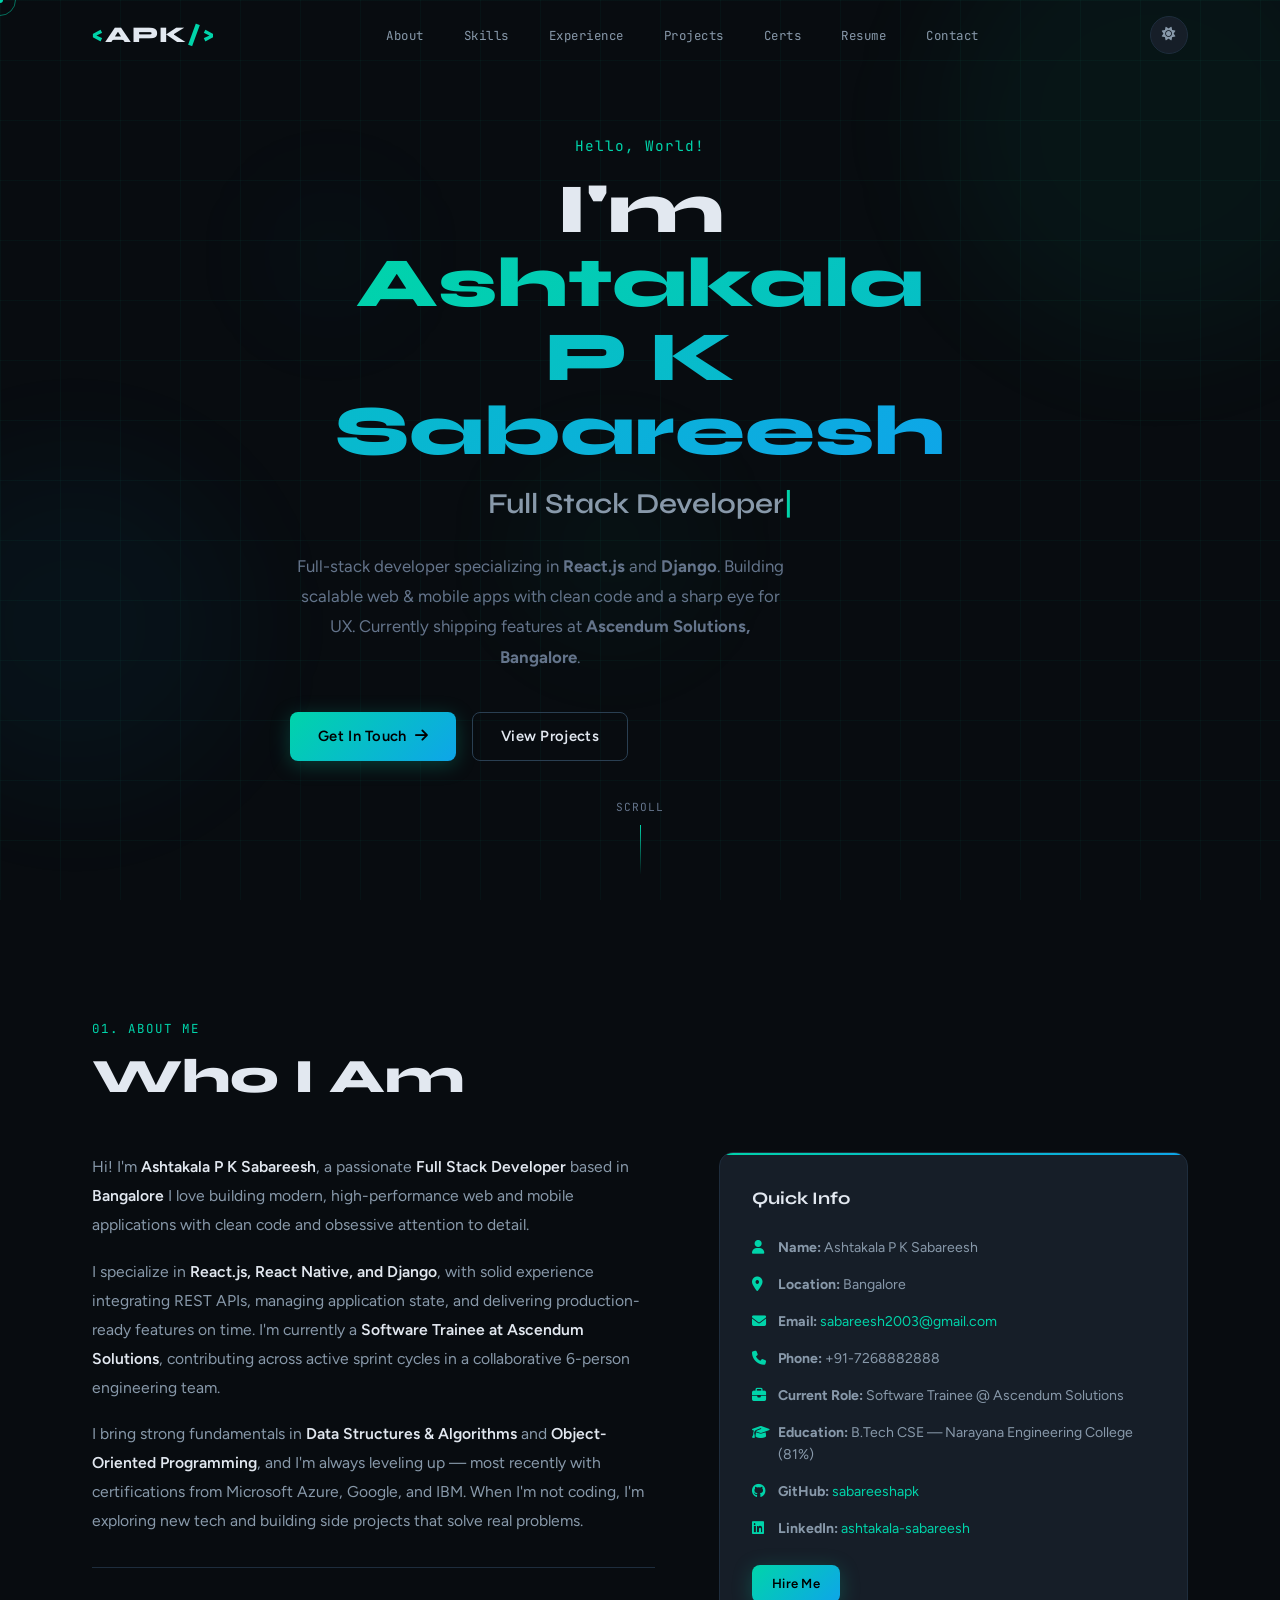
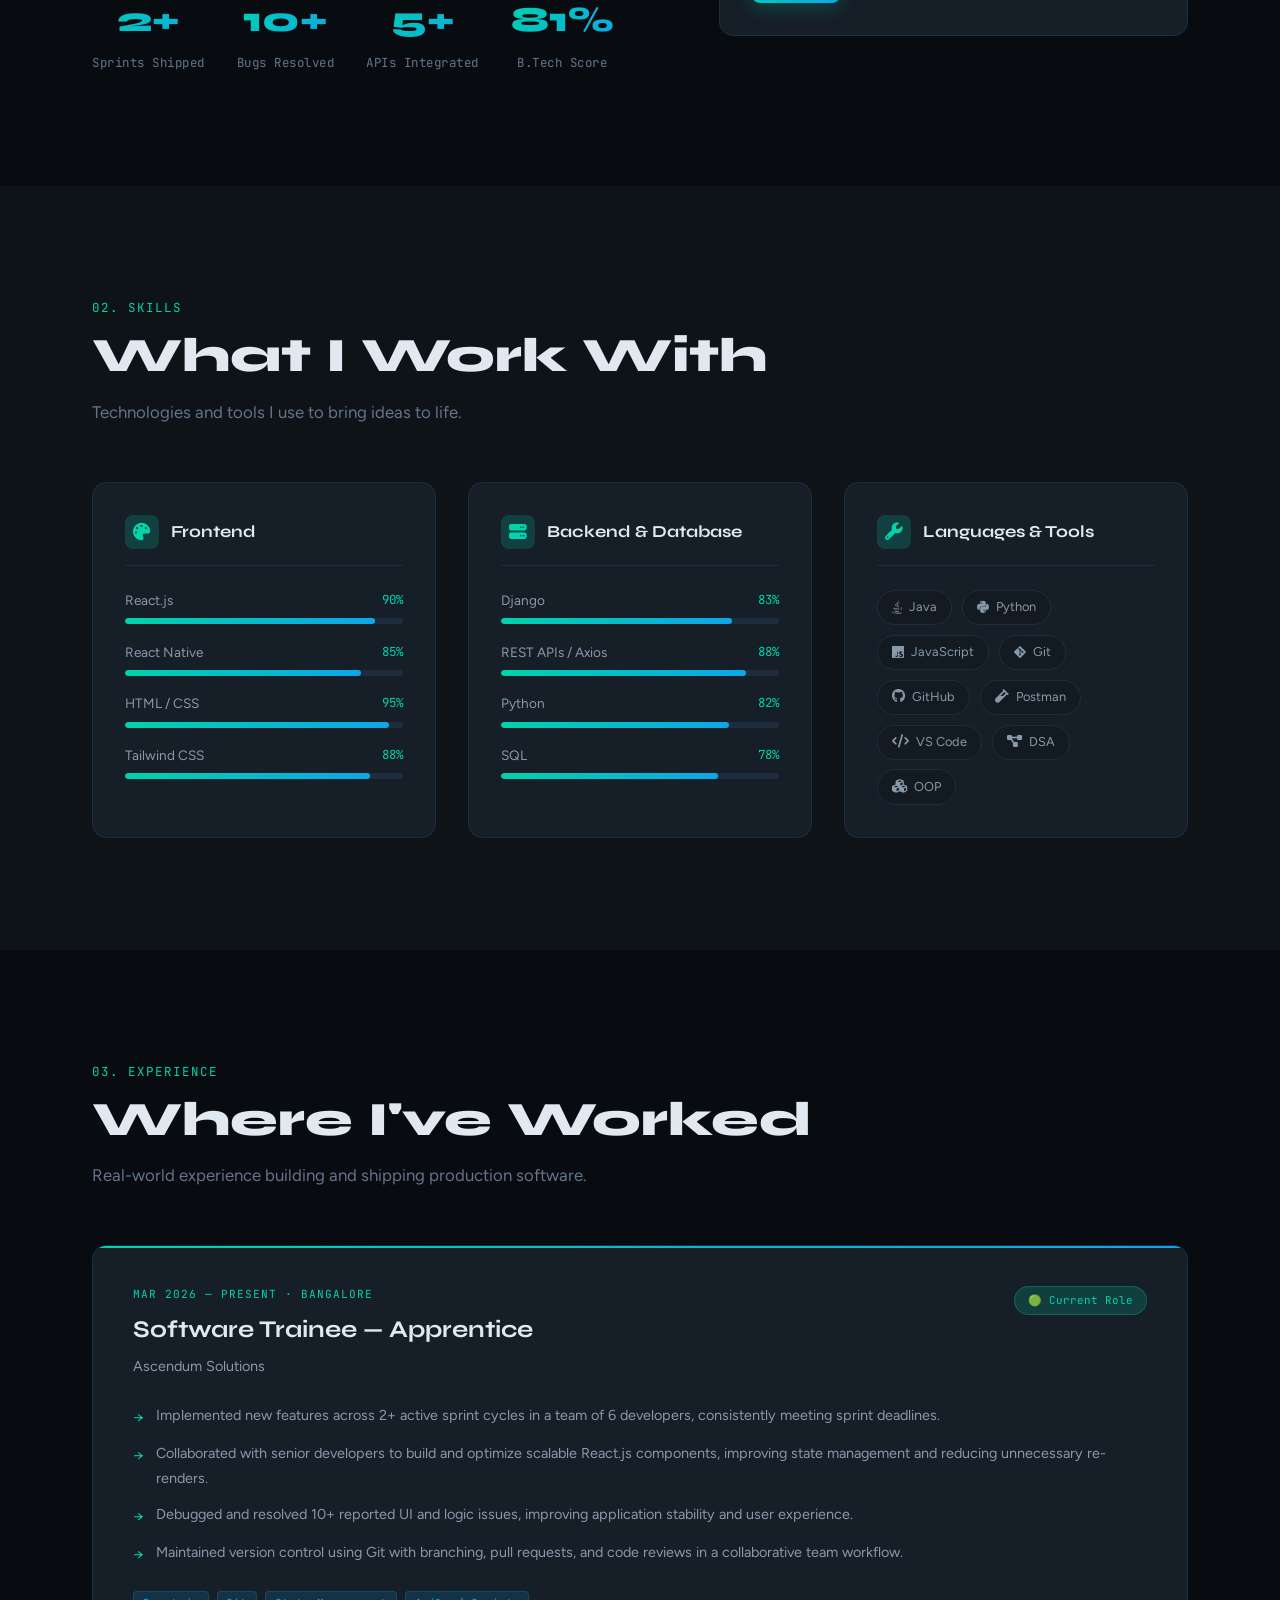
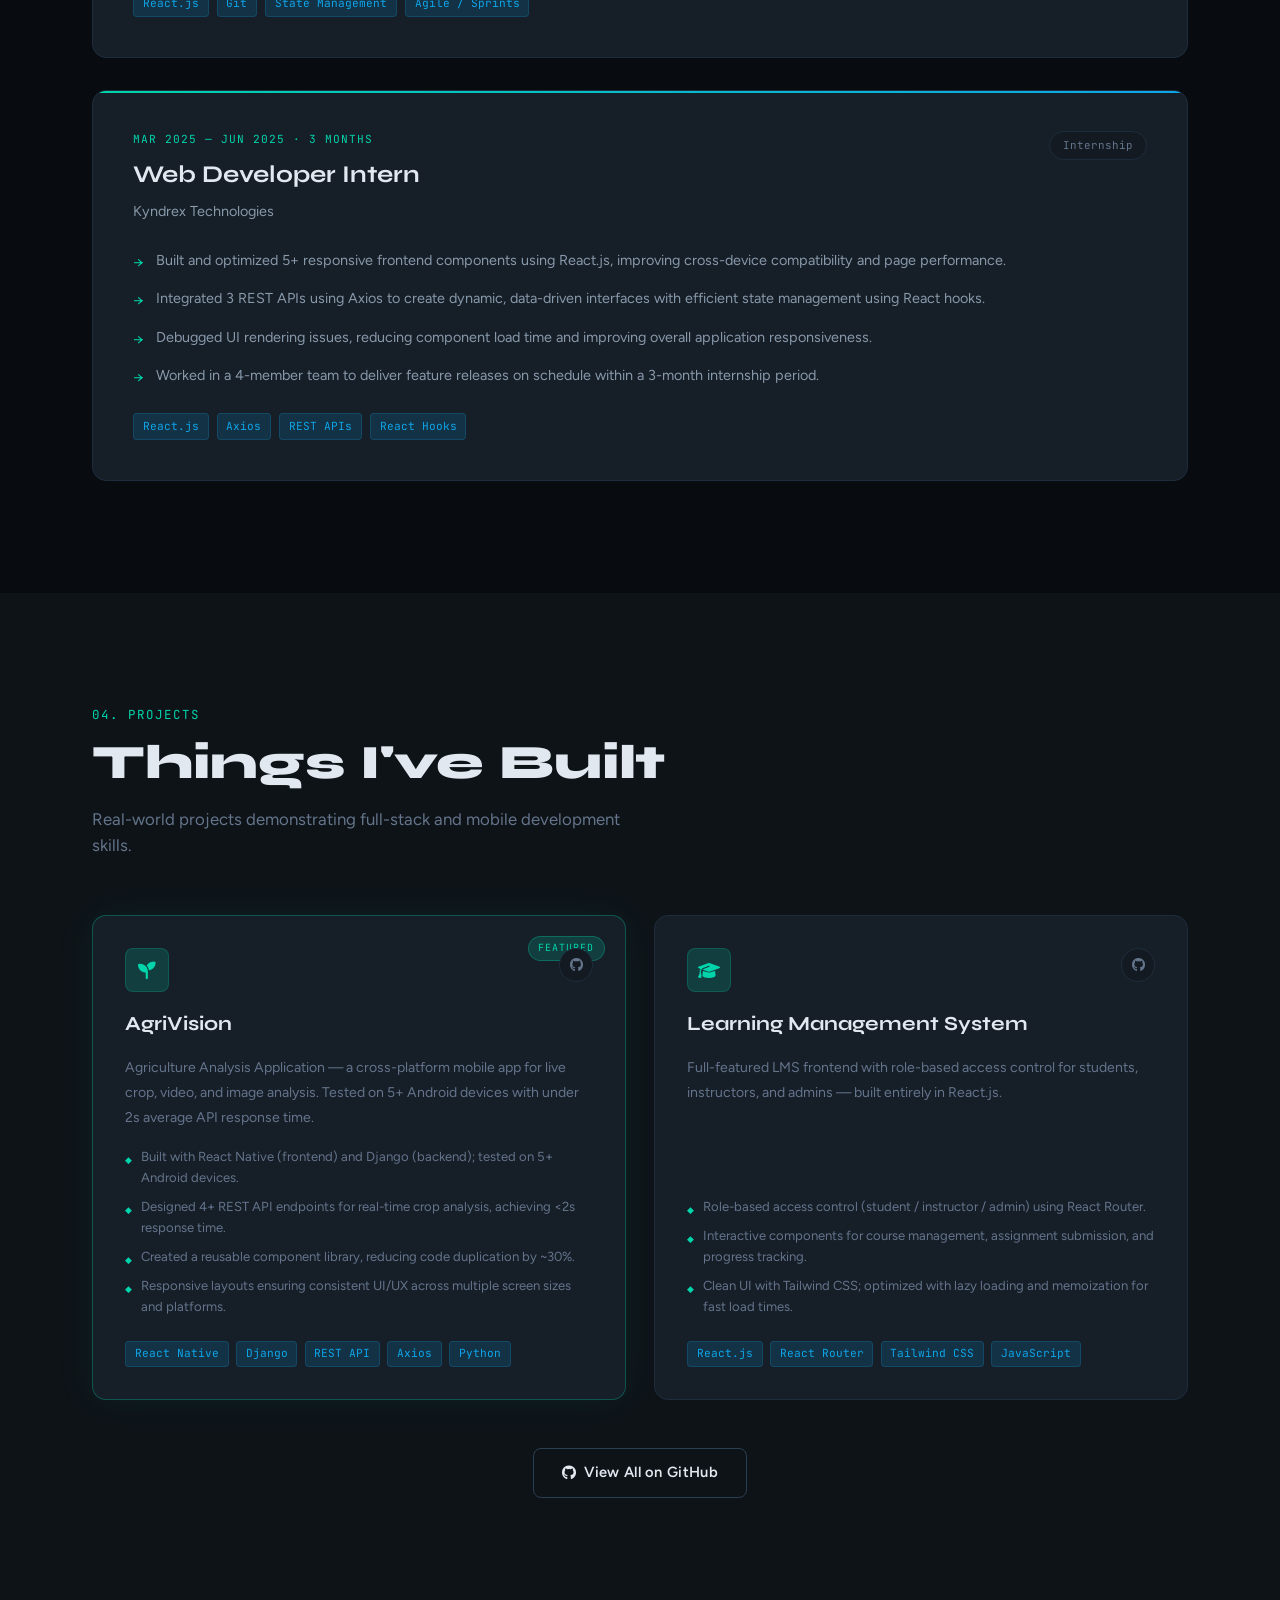
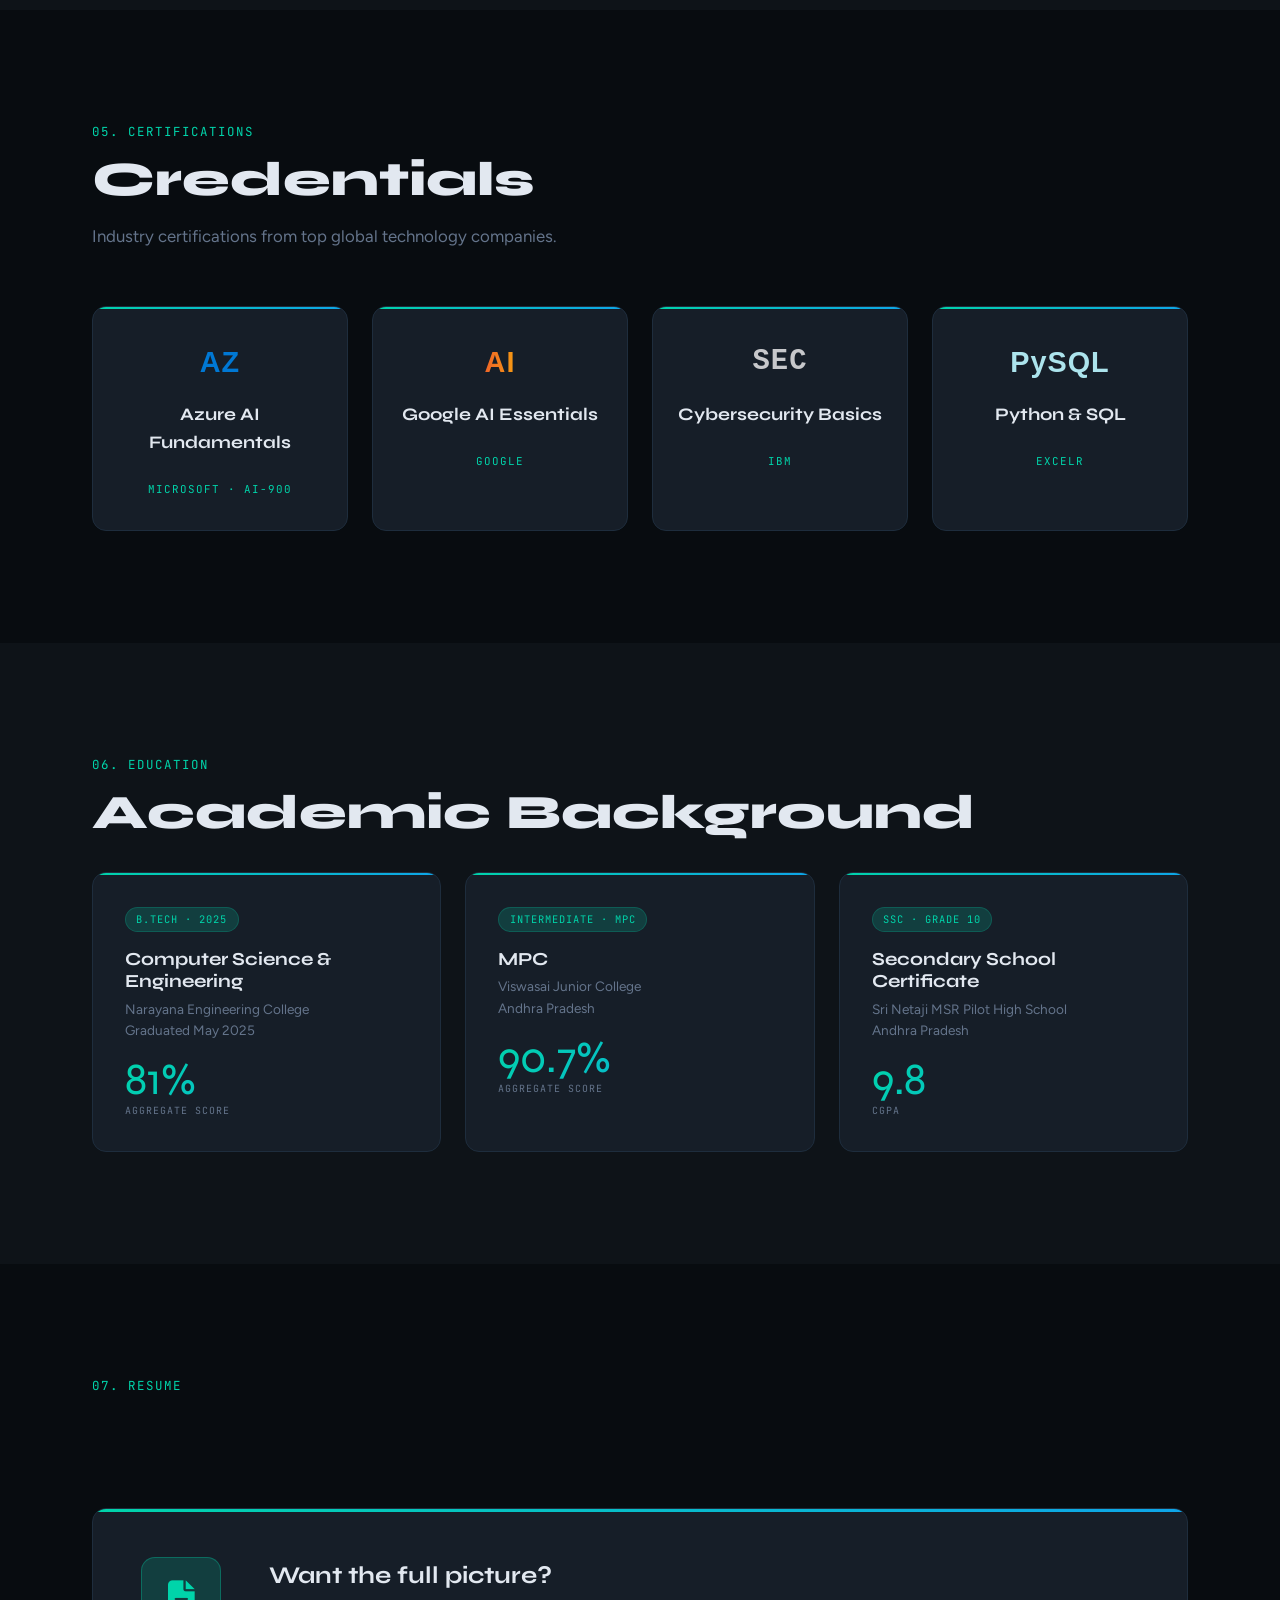
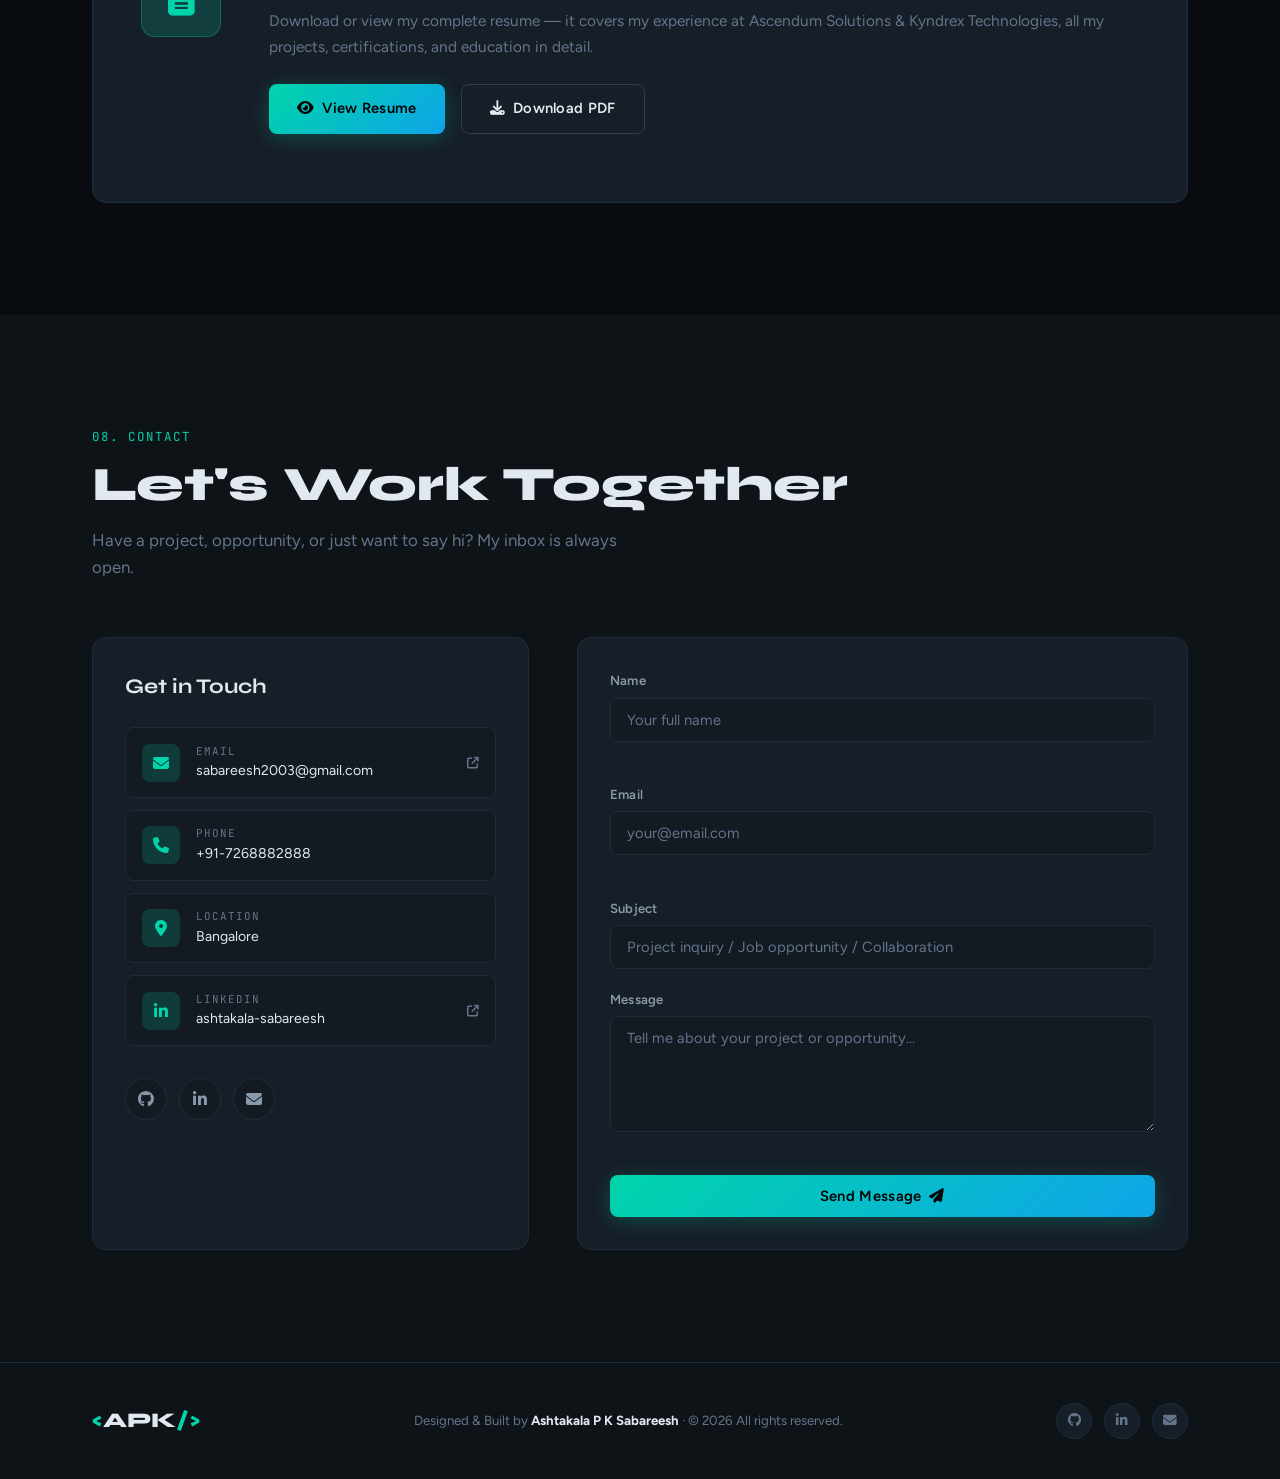
<file: index.html>
<!DOCTYPE html>
<html lang="en" data-theme="dark">
<head>
  <meta charset="UTF-8" />
  <meta name="viewport" content="width=device-width, initial-scale=1.0" />
  <title>Sabareesh APK — Full Stack Developer</title>
  <meta name="description" content="Portfolio of Ashtakala P K Sabareesh, Full Stack Developer specializing in React.js and Django." />

  <!-- Fonts -->
  <link rel="preconnect" href="https://fonts.googleapis.com" />
  <link rel="stylesheet" href="styles.css">

  <link href="https://fonts.googleapis.com/css2?family=Syne:wght@400;600;700;800&family=Figtree:ital,wght@0,300;0,400;0,500;0,600;1,300&family=JetBrains+Mono:wght@400;500&display=swap" rel="stylesheet" />

  <!-- Icons -->
  <link rel="stylesheet" href="https://cdnjs.cloudflare.com/ajax/libs/font-awesome/6.5.0/css/all.min.css" />

</head>
<body>

  <div class="cursor-dot" id="cursorDot"></div>
  <div class="cursor-ring" id="cursorRing"></div>

  <!-- ========== NAVBAR ========== -->
  <nav class="navbar" id="navbar">
    <div class="nav-inner">
      <a href="#hero" class="nav-logo">
        <span class="logo-bracket">&lt;</span>APK<span class="logo-bracket">/&gt;</span>
      </a>
      <ul class="nav-links" id="navLinks">
        <li><a href="#about"   class="nav-link">About</a></li>
        <li><a href="#skills"  class="nav-link">Skills</a></li>
        <li><a href="#experience" class="nav-link">Experience</a></li>
        <li><a href="#projects" class="nav-link">Projects</a></li>
        <li><a href="#certifications" class="nav-link">Certs</a></li>
        <li><a href="#resume"  class="nav-link">Resume</a></li>
        <li><a href="#contact" class="nav-link">Contact</a></li>
      </ul>
      <div class="nav-actions">
        <button class="theme-toggle" id="themeToggle" aria-label="Toggle theme">
          <i class="fa-solid fa-sun" id="themeIcon"></i>
        </button>
        <button class="hamburger" id="hamburger" aria-label="Menu">
          <span></span><span></span><span></span>
        </button>
      </div>
    </div>
  </nav>

  <!-- Mobile Menu -->
  <div class="mobile-overlay" id="mobileOverlay">
    <ul class="mobile-links">
      <li><a href="#about"   class="mob-link">About</a></li>
      <li><a href="#skills"  class="mob-link">Skills</a></li>
      <li><a href="#experience" class="mob-link">Experience</a></li>
      <li><a href="#projects" class="mob-link">Projects</a></li>
      <li><a href="#certifications" class="mob-link">Certs</a></li>
      <li><a href="#resume"  class="mob-link">Resume</a></li>
      <li><a href="#contact" class="mob-link">Contact</a></li>
    </ul>
  </div>

  <!-- ========== HERO ========== -->
  <section class="hero" id="hero">
    <div class="hero-bg">
      <div class="particle p1"></div>
      <div class="particle p2"></div>
      <div class="particle p3"></div>
      <div class="particle p4"></div>
      <div class="grid-overlay"></div>
    </div>

    <div class="hero-content">
      <p class="hero-greeting reveal-up" style="--d:0s">Hello, World!</p>
      <h1 class="hero-name reveal-up" style="--d:.1s">
        I'm <span class="highlight">Ashtakala <br>P K <br>Sabareesh </span>
      </h1> 
      <h2 class="hero-title reveal-up" style="--d:.2s">
        <span class="typing-text" id="typingText"></span><span class="cursor-blink">|</span>
      </h2>
      <p class="hero-desc reveal-up" style="--d:.3s">
        Full-stack developer specializing in <strong>React.js</strong> and <strong>Django</strong>.
        Building scalable web &amp; mobile apps with clean code and a sharp eye for UX.
        Currently shipping features at <strong>Ascendum Solutions, Bangalore</strong>.
      </p>
      <div class="hero-actions reveal-up" style="--d:.4s">
        <a href="#contact" class="btn btn-primary">
          <span>Get In Touch</span>
          <i class="fa-solid fa-arrow-right"></i>
        </a>
        <a href="#projects" class="btn btn-ghost">
          <span>View Projects</span>
        </a>
      </div>
      <div class="hero-socials reveal-up" style="--d:.5s">
        <a href="https://github.com/sabareeshapk" target="_blank" class="social-icon" aria-label="GitHub">
          <i class="fa-brands fa-github"></i>
        </a>
        <a href="https://linkedin.com/in/ashtakala-sabareesh-28aa9304" target="_blank" class="social-icon" aria-label="LinkedIn">
          <i class="fa-brands fa-linkedin-in"></i>
        </a>
        <a href="mailto:sabareesh2003@gmail.com" class="social-icon" aria-label="Email">
          <i class="fa-solid fa-envelope"></i>
        </a>
      </div>
    </div>

    <!-- Photo -->
    <!-- <div class="hero-avatar reveal-right" style="--d:.3s">
      <div class="avatar-frame">
        <div class="avatar-placeholder" id="photoPlaceholder">
          <i class="fa-solid fa-user"></i>
          <p>Upload Your Photo</p>
          <label for="photoInput" style="font-size:0.72rem;color:var(--accent);cursor:pointer;border:1px solid rgba(0,212,170,0.3);padding:0.3rem 0.8rem;border-radius:4px;">+ Add Photo</label>
          <input type="file" id="photoInput" accept="image/*" style="display:none" />
        </div>
        <img id="uploadedPhoto" src="" alt="Sabareesh APK" style="display:none;width:100%;height:100%;object-fit:cover;border-radius:var(--radius);position:relative;z-index:1;" />
        <div class="avatar-ring r1"></div>
        <div class="avatar-ring r2"></div>
        <div class="avatar-glow"></div>
      </div>
    </div> -->

    <a href="#about" class="scroll-indicator">
      <span>Scroll</span>
      <div class="scroll-line"></div>
    </a>
  </section>

  <!-- ========== ABOUT ========== -->
  <section class="section" id="about">
    <div class="container">
      <div class="section-tag reveal-up">01. About Me</div>
      <h2 class="section-title reveal-up">Who I Am</h2>

      <div class="about-grid">
        <div class="about-text reveal-left">
          <p>
            Hi! I'm <strong>Ashtakala P K Sabareesh</strong>, a passionate <strong>Full Stack Developer</strong>
            based in <strong>Bangalore</strong>  I love building modern,
            high-performance web and mobile applications with clean code and obsessive attention to detail.
          </p>
          <p>
            I specialize in <strong>React.js, React Native, and Django</strong>, with solid experience
            integrating REST APIs, managing application state, and delivering production-ready features on time.
            I'm currently a <strong>Software Trainee at Ascendum Solutions</strong>, contributing across active sprint cycles
            in a collaborative 6-person engineering team.
          </p>
          <p>
            I bring strong fundamentals in <strong>Data Structures &amp; Algorithms</strong> and
            <strong>Object-Oriented Programming</strong>, and I'm always leveling up — most recently
            with certifications from Microsoft Azure, Google, and IBM. When I'm not coding, I'm exploring
            new tech and building side projects that solve real problems. 
          </p>

          <div class="about-highlights">
            <div class="highlight-item">
              <span class="hl-num">2+</span>
              <span class="hl-label">Sprints Shipped</span>
            </div>
            <div class="highlight-item">
              <span class="hl-num">10+</span>
              <span class="hl-label">Bugs Resolved</span>
            </div>
            <div class="highlight-item">
              <span class="hl-num">5+</span>
              <span class="hl-label">APIs Integrated</span>
            </div>
            <div class="highlight-item">
              <span class="hl-num">81%</span>
              <span class="hl-label">B.Tech Score</span>
            </div>
          </div>
        </div>

        <div class="about-details reveal-right">
          <div class="detail-card">
            <h3>Quick Info</h3>
            <ul class="detail-list">
              <li><i class="fa-solid fa-user"></i><span><strong>Name:</strong> Ashtakala P K Sabareesh</span></li>
              <li><i class="fa-solid fa-location-dot"></i><span><strong>Location:</strong> Bangalore</span></li>
              <li><i class="fa-solid fa-envelope"></i>
                <span><strong>Email:</strong>
                  <a href="mailto:sabareesh2003@gmail.com">sabareesh2003@gmail.com</a>
                </span>
              </li>
              <li><i class="fa-solid fa-phone"></i><span><strong>Phone:</strong> +91-7268882888</span></li>
              <li><i class="fa-solid fa-briefcase"></i><span><strong>Current Role:</strong> Software Trainee @ Ascendum Solutions</span></li>
              <li><i class="fa-solid fa-graduation-cap"></i><span><strong>Education:</strong> B.Tech CSE — Narayana Engineering College (81%)</span></li>
              <li><i class="fa-brands fa-github"></i>
                <span><strong>GitHub:</strong>
                  <a href="https://github.com/sabareeshapk" target="_blank">sabareeshapk</a>
                </span>
              </li>
              <li><i class="fa-brands fa-linkedin"></i>
                <span><strong>LinkedIn:</strong>
                  <a href="https://linkedin.com/in/ashtakala-sabareesh-28aa9304" target="_blank">ashtakala-sabareesh</a>
                </span>
              </li>
            </ul>
            <a href="#contact" class="btn btn-primary btn-sm">Hire Me</a>
          </div>
        </div>
      </div>
    </div>
  </section>

  <!-- ========== SKILLS ========== -->
  <section class="section section-alt" id="skills">
    <div class="container">
      <div class="section-tag reveal-up">02. Skills</div>
      <h2 class="section-title reveal-up">What I Work With</h2>
      <p class="section-sub reveal-up">Technologies and tools I use to bring ideas to life.</p>

      <div class="skills-categories">

        <!-- Frontend -->
        <div class="skill-group reveal-up" style="--d:.05s">
          <div class="skill-group-header">
            <i class="fa-solid fa-palette"></i>
            <h3>Frontend</h3>
          </div>
          <div class="skill-bars">
            <div class="skill-bar-item">
              <div class="sb-label"><span>React.js</span><span class="sb-pct">90%</span></div>
              <div class="sb-track"><div class="sb-fill" data-width="90"></div></div>
            </div>
            <div class="skill-bar-item">
              <div class="sb-label"><span>React Native</span><span class="sb-pct">85%</span></div>
              <div class="sb-track"><div class="sb-fill" data-width="85"></div></div>
            </div>
            <div class="skill-bar-item">
              <div class="sb-label"><span>HTML / CSS</span><span class="sb-pct">95%</span></div>
              <div class="sb-track"><div class="sb-fill" data-width="95"></div></div>
            </div>
            <div class="skill-bar-item">
              <div class="sb-label"><span>Tailwind CSS</span><span class="sb-pct">88%</span></div>
              <div class="sb-track"><div class="sb-fill" data-width="88"></div></div>
            </div>
          </div>
        </div>

        <!-- Backend -->
        <div class="skill-group reveal-up" style="--d:.1s">
          <div class="skill-group-header">
            <i class="fa-solid fa-server"></i>
            <h3>Backend &amp; Database</h3>
          </div>
          <div class="skill-bars">
            <div class="skill-bar-item">
              <div class="sb-label"><span>Django</span><span class="sb-pct">83%</span></div>
              <div class="sb-track"><div class="sb-fill" data-width="83"></div></div>
            </div>
            <div class="skill-bar-item">
              <div class="sb-label"><span>REST APIs / Axios</span><span class="sb-pct">88%</span></div>
              <div class="sb-track"><div class="sb-fill" data-width="88"></div></div>
            </div>
            <div class="skill-bar-item">
              <div class="sb-label"><span>Python</span><span class="sb-pct">82%</span></div>
              <div class="sb-track"><div class="sb-fill" data-width="82"></div></div>
            </div>
            <div class="skill-bar-item">
              <div class="sb-label"><span>SQL</span><span class="sb-pct">78%</span></div>
              <div class="sb-track"><div class="sb-fill" data-width="78"></div></div>
            </div>
          </div>
        </div>

        <!-- Languages & Tools -->
        <div class="skill-group reveal-up" style="--d:.15s">
          <div class="skill-group-header">
            <i class="fa-solid fa-wrench"></i>
            <h3>Languages &amp; Tools</h3>
          </div>
          <div class="skill-pills">
            <span class="skill-pill"><i class="fa-brands fa-java"></i> Java</span>
            <span class="skill-pill"><i class="fa-brands fa-python"></i> Python</span>
            <span class="skill-pill"><i class="fa-brands fa-js"></i> JavaScript</span>
            <span class="skill-pill"><i class="fa-brands fa-git-alt"></i> Git</span>
            <span class="skill-pill"><i class="fa-brands fa-github"></i> GitHub</span>
            <span class="skill-pill"><i class="fa-solid fa-vial"></i> Postman</span>
            <span class="skill-pill"><i class="fa-solid fa-code"></i> VS Code</span>
            <span class="skill-pill"><i class="fa-solid fa-diagram-project"></i> DSA</span>
            <span class="skill-pill"><i class="fa-solid fa-cubes"></i> OOP</span>
          </div>
        </div>

      </div>
    </div>
  </section>

  <!-- ========== EXPERIENCE ========== -->
  <section class="section" id="experience">
    <div class="container">
      <div class="section-tag reveal-up">03. Experience</div>
      <h2 class="section-title reveal-up">Where I've Worked</h2>
      <p class="section-sub reveal-up">Real-world experience building and shipping production software.</p>

      <div style="display:flex;flex-direction:column;gap:2rem;margin-top:1rem;">

        <!-- Ascendum -->
        <div class="detail-card reveal-up" style="--d:.05s;padding:2.5rem;position:relative;overflow:hidden;">
          <div style="display:flex;align-items:flex-start;justify-content:space-between;flex-wrap:wrap;gap:1rem;margin-bottom:1.5rem;">
            <div>
              <div style="font-family:var(--font-mono);font-size:0.7rem;color:var(--accent);letter-spacing:1px;text-transform:uppercase;margin-bottom:0.4rem;">Mar 2026 — Present · Bangalore</div>
              <h3 style="font-family:var(--font-display);font-size:1.5rem;font-weight:700;margin-bottom:0.25rem;">Software Trainee — Apprentice</h3>
              <span style="font-size:0.9rem;color:var(--muted2);">Ascendum Solutions</span>
            </div>
            <span style="font-family:var(--font-mono);font-size:0.68rem;color:var(--accent);background:var(--accent-glow);border:1px solid rgba(0,212,170,0.25);padding:0.3rem 0.8rem;border-radius:999px;white-space:nowrap;">🟢 Current Role</span>
          </div>
          <ul style="list-style:none;display:flex;flex-direction:column;gap:0.75rem;">
            <li style="display:flex;gap:0.75rem;font-size:0.9rem;color:var(--muted2);line-height:1.7;"><span style="color:var(--accent);flex-shrink:0;margin-top:2px;">→</span>Implemented new features across 2+ active sprint cycles in a team of 6 developers, consistently meeting sprint deadlines.</li>
            <li style="display:flex;gap:0.75rem;font-size:0.9rem;color:var(--muted2);line-height:1.7;"><span style="color:var(--accent);flex-shrink:0;margin-top:2px;">→</span>Collaborated with senior developers to build and optimize scalable React.js components, improving state management and reducing unnecessary re-renders.</li>
            <li style="display:flex;gap:0.75rem;font-size:0.9rem;color:var(--muted2);line-height:1.7;"><span style="color:var(--accent);flex-shrink:0;margin-top:2px;">→</span>Debugged and resolved 10+ reported UI and logic issues, improving application stability and user experience.</li>
            <li style="display:flex;gap:0.75rem;font-size:0.9rem;color:var(--muted2);line-height:1.7;"><span style="color:var(--accent);flex-shrink:0;margin-top:2px;">→</span>Maintained version control using Git with branching, pull requests, and code reviews in a collaborative team workflow.</li>
          </ul>
          <div style="display:flex;flex-wrap:wrap;gap:0.5rem;margin-top:1.5rem;">
            <span class="project-stack"><span>React.js</span></span>
            <span class="project-stack"><span>Git</span></span>
            <span class="project-stack"><span>State Management</span></span>
            <span class="project-stack"><span>Agile / Sprints</span></span>
          </div>
        </div>

        <!-- Kyndrex -->
        <div class="detail-card reveal-up" style="--d:.1s;padding:2.5rem;">
          <div style="display:flex;align-items:flex-start;justify-content:space-between;flex-wrap:wrap;gap:1rem;margin-bottom:1.5rem;">
            <div>
              <div style="font-family:var(--font-mono);font-size:0.7rem;color:var(--accent);letter-spacing:1px;text-transform:uppercase;margin-bottom:0.4rem;">Mar 2025 — Jun 2025 · 3 Months</div>
              <h3 style="font-family:var(--font-display);font-size:1.5rem;font-weight:700;margin-bottom:0.25rem;">Web Developer Intern</h3>
              <span style="font-size:0.9rem;color:var(--muted2);">Kyndrex Technologies</span>
            </div>
            <span style="font-family:var(--font-mono);font-size:0.68rem;color:var(--muted);background:var(--surface);border:1px solid var(--border);padding:0.3rem 0.8rem;border-radius:999px;white-space:nowrap;">Internship</span>
          </div>
          <ul style="list-style:none;display:flex;flex-direction:column;gap:0.75rem;">
            <li style="display:flex;gap:0.75rem;font-size:0.9rem;color:var(--muted2);line-height:1.7;"><span style="color:var(--accent);flex-shrink:0;margin-top:2px;">→</span>Built and optimized 5+ responsive frontend components using React.js, improving cross-device compatibility and page performance.</li>
            <li style="display:flex;gap:0.75rem;font-size:0.9rem;color:var(--muted2);line-height:1.7;"><span style="color:var(--accent);flex-shrink:0;margin-top:2px;">→</span>Integrated 3 REST APIs using Axios to create dynamic, data-driven interfaces with efficient state management using React hooks.</li>
            <li style="display:flex;gap:0.75rem;font-size:0.9rem;color:var(--muted2);line-height:1.7;"><span style="color:var(--accent);flex-shrink:0;margin-top:2px;">→</span>Debugged UI rendering issues, reducing component load time and improving overall application responsiveness.</li>
            <li style="display:flex;gap:0.75rem;font-size:0.9rem;color:var(--muted2);line-height:1.7;"><span style="color:var(--accent);flex-shrink:0;margin-top:2px;">→</span>Worked in a 4-member team to deliver feature releases on schedule within a 3-month internship period.</li>
          </ul>
          <div style="display:flex;flex-wrap:wrap;gap:0.5rem;margin-top:1.5rem;">
            <span class="project-stack"><span>React.js</span></span>
            <span class="project-stack"><span>Axios</span></span>
            <span class="project-stack"><span>REST APIs</span></span>
            <span class="project-stack"><span>React Hooks</span></span>
          </div>
        </div>

      </div>
    </div>
  </section>

  <!-- ========== PROJECTS ========== -->
  <section class="section section-alt" id="projects">
    <div class="container">
      <div class="section-tag reveal-up">04. Projects</div>
      <h2 class="section-title reveal-up">Things I've Built</h2>
      <p class="section-sub reveal-up">Real-world projects demonstrating full-stack and mobile development skills.</p>

      <div class="projects-grid">

        <!-- AgriVision -->
        <div class="project-card featured reveal-up" style="--d:.05s">
          <div class="project-featured-tag">Featured</div>
          <div class="project-header">
            <div class="project-icon"><i class="fa-solid fa-seedling"></i></div>
            <div class="project-links">
              <a href="https://github.com/sabareeshapk" target="_blank" title="GitHub"><i class="fa-brands fa-github"></i></a>
            </div>
          </div>
          <h3 class="project-title">AgriVision</h3>
          <p class="project-desc">
            Agriculture Analysis Application — a cross-platform mobile app for live crop, video, and image analysis.
            Tested on 5+ Android devices with under 2s average API response time.
          </p>
          <ul style="list-style:none;display:flex;flex-direction:column;gap:0.5rem;margin-bottom:0.5rem;">
            <li style="font-size:0.82rem;color:var(--muted);line-height:1.6;padding-left:1rem;position:relative;"><span style="position:absolute;left:0;color:var(--accent);font-size:0.55rem;top:0.45rem;">◆</span>Built with React Native (frontend) and Django (backend); tested on 5+ Android devices.</li>
            <li style="font-size:0.82rem;color:var(--muted);line-height:1.6;padding-left:1rem;position:relative;"><span style="position:absolute;left:0;color:var(--accent);font-size:0.55rem;top:0.45rem;">◆</span>Designed 4+ REST API endpoints for real-time crop analysis, achieving &lt;2s response time.</li>
            <li style="font-size:0.82rem;color:var(--muted);line-height:1.6;padding-left:1rem;position:relative;"><span style="position:absolute;left:0;color:var(--accent);font-size:0.55rem;top:0.45rem;">◆</span>Created a reusable component library, reducing code duplication by ~30%.</li>
            <li style="font-size:0.82rem;color:var(--muted);line-height:1.6;padding-left:1rem;position:relative;"><span style="position:absolute;left:0;color:var(--accent);font-size:0.55rem;top:0.45rem;">◆</span>Responsive layouts ensuring consistent UI/UX across multiple screen sizes and platforms.</li>
          </ul>
          <div class="project-stack">
            <span>React Native</span><span>Django</span><span>REST API</span><span>Axios</span><span>Python</span>
          </div>
        </div>

        <!-- LMS -->
        <div class="project-card reveal-up" style="--d:.1s">
          <div class="project-header">
            <div class="project-icon"><i class="fa-solid fa-graduation-cap"></i></div>
            <div class="project-links">
              <a href="https://github.com/sabareeshapk" target="_blank" title="GitHub"><i class="fa-brands fa-github"></i></a>
            </div>
          </div>
          <h3 class="project-title">Learning Management System</h3>
          <p class="project-desc">
            Full-featured LMS frontend with role-based access control for students, instructors, and admins — built entirely in React.js.
          </p>
          <ul style="list-style:none;display:flex;flex-direction:column;gap:0.5rem;margin-bottom:0.5rem;">
            <li style="font-size:0.82rem;color:var(--muted);line-height:1.6;padding-left:1rem;position:relative;"><span style="position:absolute;left:0;color:var(--accent);font-size:0.55rem;top:0.45rem;">◆</span>Role-based access control (student / instructor / admin) using React Router.</li>
            <li style="font-size:0.82rem;color:var(--muted);line-height:1.6;padding-left:1rem;position:relative;"><span style="position:absolute;left:0;color:var(--accent);font-size:0.55rem;top:0.45rem;">◆</span>Interactive components for course management, assignment submission, and progress tracking.</li>
            <li style="font-size:0.82rem;color:var(--muted);line-height:1.6;padding-left:1rem;position:relative;"><span style="position:absolute;left:0;color:var(--accent);font-size:0.55rem;top:0.45rem;">◆</span>Clean UI with Tailwind CSS; optimized with lazy loading and memoization for fast load times.</li>
          </ul>
          <div class="project-stack">
            <span>React.js</span><span>React Router</span><span>Tailwind CSS</span><span>JavaScript</span>
          </div>
        </div>

      </div>

      <div class="projects-cta reveal-up">
        <a href="https://github.com/sabareeshapk" target="_blank" class="btn btn-ghost">
          <i class="fa-brands fa-github"></i>
          <span>View All on GitHub</span>
        </a>
      </div>
    </div>
  </section>

  <!-- ========== CERTIFICATIONS ========== -->
  <section class="section" id="certifications">
    <div class="container">
      <div class="section-tag reveal-up">05. Certifications</div>
      <h2 class="section-title reveal-up">Credentials</h2>
      <p class="section-sub reveal-up">Industry certifications from top global technology companies.</p>

      <div style="display:grid;grid-template-columns:repeat(auto-fit,minmax(220px,1fr));gap:1.5rem;margin-top:1rem;">

        <!-- Azure -->
        <div class="detail-card reveal-up" style="--d:.05s;text-align:center;padding:2rem 1.5rem;">
          <div class="cert-icon azure">AZ</div>
          <h3 class="cert-title">Azure AI Fundamentals</h3>
          <div class="cert-sub">Microsoft · AI-900</div>
        </div>

        <!-- Google -->
        <div class="detail-card reveal-up" style="--d:.1s;text-align:center;padding:2rem 1.5rem;">
          <div class="cert-icon google">AI</div>
          <h3 class="cert-title">Google AI Essentials</h3>
          <div class="cert-sub">Google</div>
        </div>

        <!-- Cybersecurity -->
        <div class="detail-card reveal-up" style="--d:.15s;text-align:center;padding:2rem 1.5rem;">
          <div class="cert-icon cyber">SEC</div>
          <h3 class="cert-title">Cybersecurity Basics</h3>
          <div class="cert-sub">IBM</div>
        </div>

        <!-- Python & SQL -->
        <div class="detail-card reveal-up" style="--d:.2s;text-align:center;padding:2rem 1.5rem;">
          <div class="cert-icon python-sql">PySQL</div>
          <h3 class="cert-title">Python & SQL</h3>
          <div class="cert-sub">ExcelR</div>
        </div>

</div>
    </div>
  </section>

  <!-- ========== EDUCATION ========== -->
  <section class="section section-alt" id="education">
    <div class="container">
      <div class="section-tag reveal-up">06. Education</div>
      <h2 class="section-title reveal-up">Academic Background</h2>

      <div style="display:grid;grid-template-columns:repeat(auto-fit,minmax(260px,1fr));gap:1.5rem;margin-top:2rem;">

        <div class="detail-card reveal-up" style="--d:.05s;padding:2rem;">
          <div style="font-family:var(--font-mono);font-size:0.65rem;color:var(--accent);background:var(--accent-glow);border:1px solid rgba(0,212,170,0.2);padding:0.2rem 0.65rem;border-radius:999px;display:inline-block;letter-spacing:1px;text-transform:uppercase;margin-bottom:1rem;">B.Tech · 2025</div>
          <h3 style="font-family:var(--font-display);font-size:1.15rem;margin-bottom:0.4rem;line-height:1.2;">Computer Science &amp; Engineering</h3>
          <p style="font-size:0.85rem;color:var(--muted);margin-bottom:1rem;">Narayana Engineering College<br/>Graduated May 2025</p>
          <div style="font-family:var(--font-display);font-size:2.8rem;background:var(--gradient);-webkit-background-clip:text;-webkit-text-fill-color:transparent;background-clip:text;line-height:1;">81%</div>
          <div style="font-family:var(--font-mono);font-size:0.62rem;color:var(--muted);letter-spacing:1px;text-transform:uppercase;">Aggregate Score</div>
        </div>

        <div class="detail-card reveal-up" style="--d:.1s;padding:2rem;">
          <div style="font-family:var(--font-mono);font-size:0.65rem;color:var(--accent);background:var(--accent-glow);border:1px solid rgba(0,212,170,0.2);padding:0.2rem 0.65rem;border-radius:999px;display:inline-block;letter-spacing:1px;text-transform:uppercase;margin-bottom:1rem;">Intermediate · MPC</div>
          <h3 style="font-family:var(--font-display);font-size:1.15rem;margin-bottom:0.4rem;line-height:1.2;">MPC</h3>
          <p style="font-size:0.85rem;color:var(--muted);margin-bottom:1rem;">Viswasai Junior College<br/>Andhra Pradesh</p>
          <div style="font-family:var(--font-display);font-size:2.8rem;background:var(--gradient);-webkit-background-clip:text;-webkit-text-fill-color:transparent;background-clip:text;line-height:1;">90.7%</div>
          <div style="font-family:var(--font-mono);font-size:0.62rem;color:var(--muted);letter-spacing:1px;text-transform:uppercase;">Aggregate Score</div>
        </div>

        <div class="detail-card reveal-up" style="--d:.15s;padding:2rem;">
          <div style="font-family:var(--font-mono);font-size:0.65rem;color:var(--accent);background:var(--accent-glow);border:1px solid rgba(0,212,170,0.2);padding:0.2rem 0.65rem;border-radius:999px;display:inline-block;letter-spacing:1px;text-transform:uppercase;margin-bottom:1rem;">SSC · Grade 10</div>
          <h3 style="font-family:var(--font-display);font-size:1.15rem;margin-bottom:0.4rem;line-height:1.2;">Secondary School Certificate</h3>
          <p style="font-size:0.85rem;color:var(--muted);margin-bottom:1rem;">Sri Netaji MSR Pilot High School<br/>Andhra Pradesh</p>
          <div style="font-family:var(--font-display);font-size:2.8rem;background:var(--gradient);-webkit-background-clip:text;-webkit-text-fill-color:transparent;background-clip:text;line-height:1;">9.8</div>
          <div style="font-family:var(--font-mono);font-size:0.62rem;color:var(--muted);letter-spacing:1px;text-transform:uppercase;">CGPA</div>
        </div>

      </div>
    </div>
  </section>

  <!-- ========== RESUME ========== -->
  <section class="section" id="resume">
    <div class="container">
      <div class="section-tag reveal-up">07. Resume</div>
      <h2 class="section-title reveal-up">My Resume</h2>

      <div class="resume-block reveal-up">
        <div class="resume-icon">
          <i class="fa-solid fa-file-lines"></i>
        </div>
        <div class="resume-text">
          <h3>Want the full picture?</h3>
          <p>
            Download or view my complete resume — it covers my experience at Ascendum Solutions &amp; Kyndrex Technologies,
            all my projects, certifications, and education in detail.
          </p>
          <div class="resume-actions">
            <a href="SabareeshAPKResume.pdf" target="_blank" class="btn btn-primary" id="viewResumeBtn">
              <i class="fa-solid fa-eye"></i>
              <span>View Resume</span>
            </a>
            <a href="SabareeshAPKResume.pdf" download="SabareeshAPK_Resume.pdf" class="btn btn-ghost" id="downloadResumeBtn">
              <i class="fa-solid fa-download"></i>
              <span>Download PDF</span>
            </a>
          </div>
      
        </div>
      </div>
    </div>
  </section>

  <!-- ========== CONTACT ========== -->
  <section class="section section-alt" id="contact">
    <div class="container">
      <div class="section-tag reveal-up">08. Contact</div>
      <h2 class="section-title reveal-up">Let's Work Together</h2>
      <p class="section-sub reveal-up">Have a project, opportunity, or just want to say hi? My inbox is always open.</p>

      <div class="contact-grid">
        <div class="contact-info reveal-left">
          <div class="contact-card">
            <h3>Get in Touch</h3>
            <div class="contact-items">
              <a href="mailto:sabareesh2003@gmail.com" class="contact-item">
                <div class="ci-icon"><i class="fa-solid fa-envelope"></i></div>
                <div class="ci-text">
                  <span class="ci-label">Email</span>
                  <span class="ci-value">sabareesh2003@gmail.com</span>
                </div>
                <i class="fa-solid fa-arrow-up-right-from-square ci-arrow"></i>
              </a>
              <div class="contact-item no-link">
                <div class="ci-icon"><i class="fa-solid fa-phone"></i></div>
                <div class="ci-text">
                  <span class="ci-label">Phone</span>
                  <span class="ci-value">+91-7268882888</span>
                </div>
              </div>
              <div class="contact-item no-link">
                <div class="ci-icon"><i class="fa-solid fa-location-dot"></i></div>
                <div class="ci-text">
                  <span class="ci-label">Location</span>
                  <span class="ci-value">Bangalore</span>
                </div>
              </div>
              <a href="https://linkedin.com/in/ashtakala-sabareesh-28aa9304" target="_blank" class="contact-item">
                <div class="ci-icon"><i class="fa-brands fa-linkedin-in"></i></div>
                <div class="ci-text">
                  <span class="ci-label">LinkedIn</span>
                  <span class="ci-value">ashtakala-sabareesh</span>
                </div>
                <i class="fa-solid fa-arrow-up-right-from-square ci-arrow"></i>
              </a>
            </div>
            <div class="contact-socials">
              <a href="https://github.com/sabareeshapk" target="_blank" class="social-icon"><i class="fa-brands fa-github"></i></a>
              <a href="https://linkedin.com/in/ashtakala-sabareesh-28aa9304" target="_blank" class="social-icon"><i class="fa-brands fa-linkedin-in"></i></a>
              <a href="mailto:sabareesh2003@gmail.com" class="social-icon"><i class="fa-solid fa-envelope"></i></a>
            </div>
          </div>
        </div>

        <div class="contact-form-wrap reveal-right">
          <form class="contact-form" id="contactForm" novalidate>
            <div class="form-group">
              <label for="name">Name</label>
              <input type="text" id="name" name="name" placeholder="Your full name" autocomplete="name" />
              <span class="form-error" id="nameError"></span>
            </div>
            <div class="form-group">
              <label for="email">Email</label>
              <input type="email" id="email" name="email" placeholder="your@email.com" autocomplete="email" />
              <span class="form-error" id="emailError"></span>
            </div>
            <div class="form-group">
              <label for="subject">Subject</label>
              <input type="text" id="subject" name="subject" placeholder="Project inquiry / Job opportunity / Collaboration" />
            </div>
            <div class="form-group">
              <label for="message">Message</label>
              <textarea id="message" name="message" rows="5" placeholder="Tell me about your project or opportunity..."></textarea>
              <span class="form-error" id="messageError"></span>
            </div>
            <button type="submit" class="btn btn-primary btn-full" id="submitBtn">
              <span id="submitText">Send Message</span>
              <i class="fa-solid fa-paper-plane" id="submitIcon"></i>
            </button>
            <div class="form-success" id="formSuccess">
              <i class="fa-solid fa-circle-check"></i>
              Message sent! Sabareesh will get back to you soon.
            </div>
          </form>
        </div>
      </div>
    </div>
  </section>

  <!-- ========== FOOTER ========== -->
  <footer class="footer">
    <div class="container">
      <div class="footer-inner">
        <div class="footer-logo">
          <span class="logo-bracket">&lt;</span>APK<span class="logo-bracket">/&gt;</span>
        </div>
        <p class="footer-copy">
          Designed &amp; Built by <strong>Ashtakala P K Sabareesh</strong> · © <span id="year"></span> All rights reserved.
        </p>
        <div class="footer-socials">
          <a href="https://github.com/sabareeshapk" target="_blank" aria-label="GitHub"><i class="fa-brands fa-github"></i></a>
          <a href="https://linkedin.com/in/ashtakala-sabareesh-28aa9304" target="_blank" aria-label="LinkedIn"><i class="fa-brands fa-linkedin-in"></i></a>
          <a href="mailto:sabareesh2003@gmail.com" aria-label="Email"><i class="fa-solid fa-envelope"></i></a>
        </div>
      </div>
    </div>
  </footer>

  <button class="back-to-top" id="backToTop" aria-label="Back to top">
    <i class="fa-solid fa-chevron-up"></i>
  </button>

    <script src="script.js"></script>
  
</body>
</html>
</file>
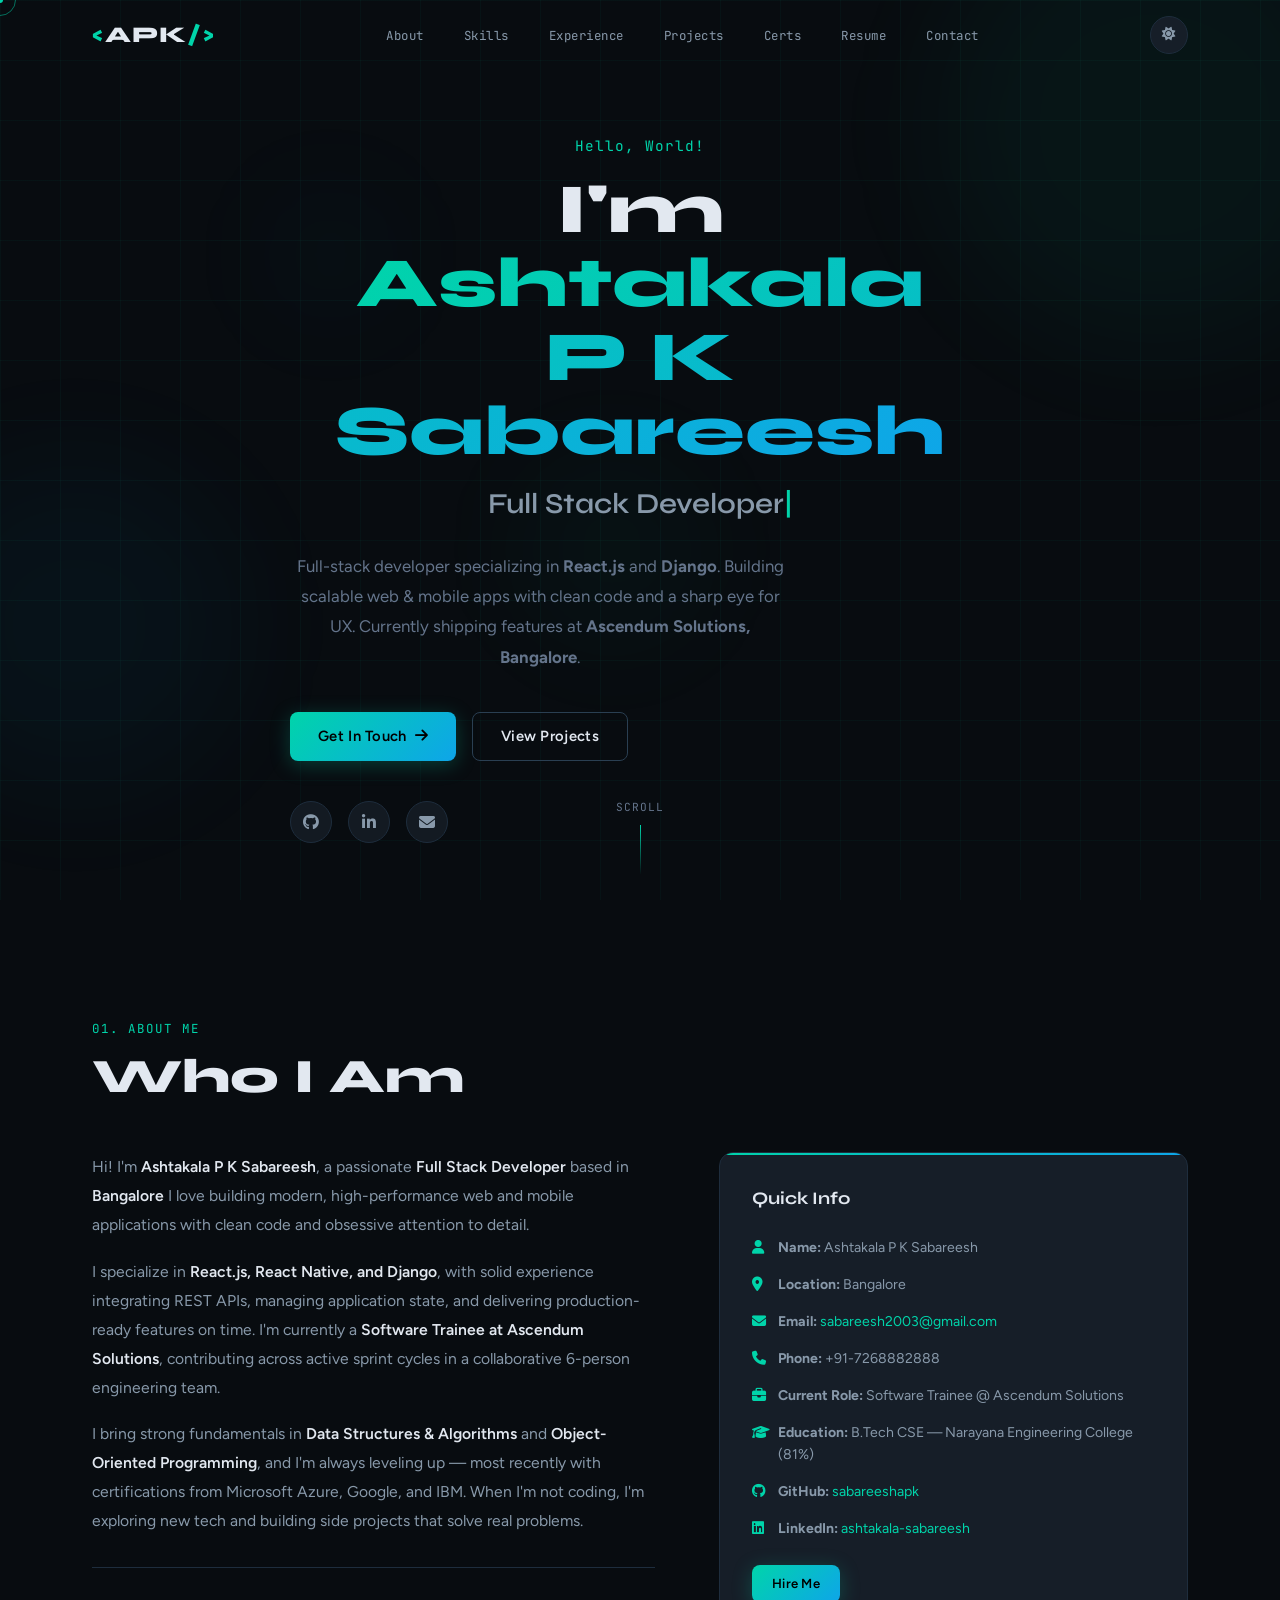
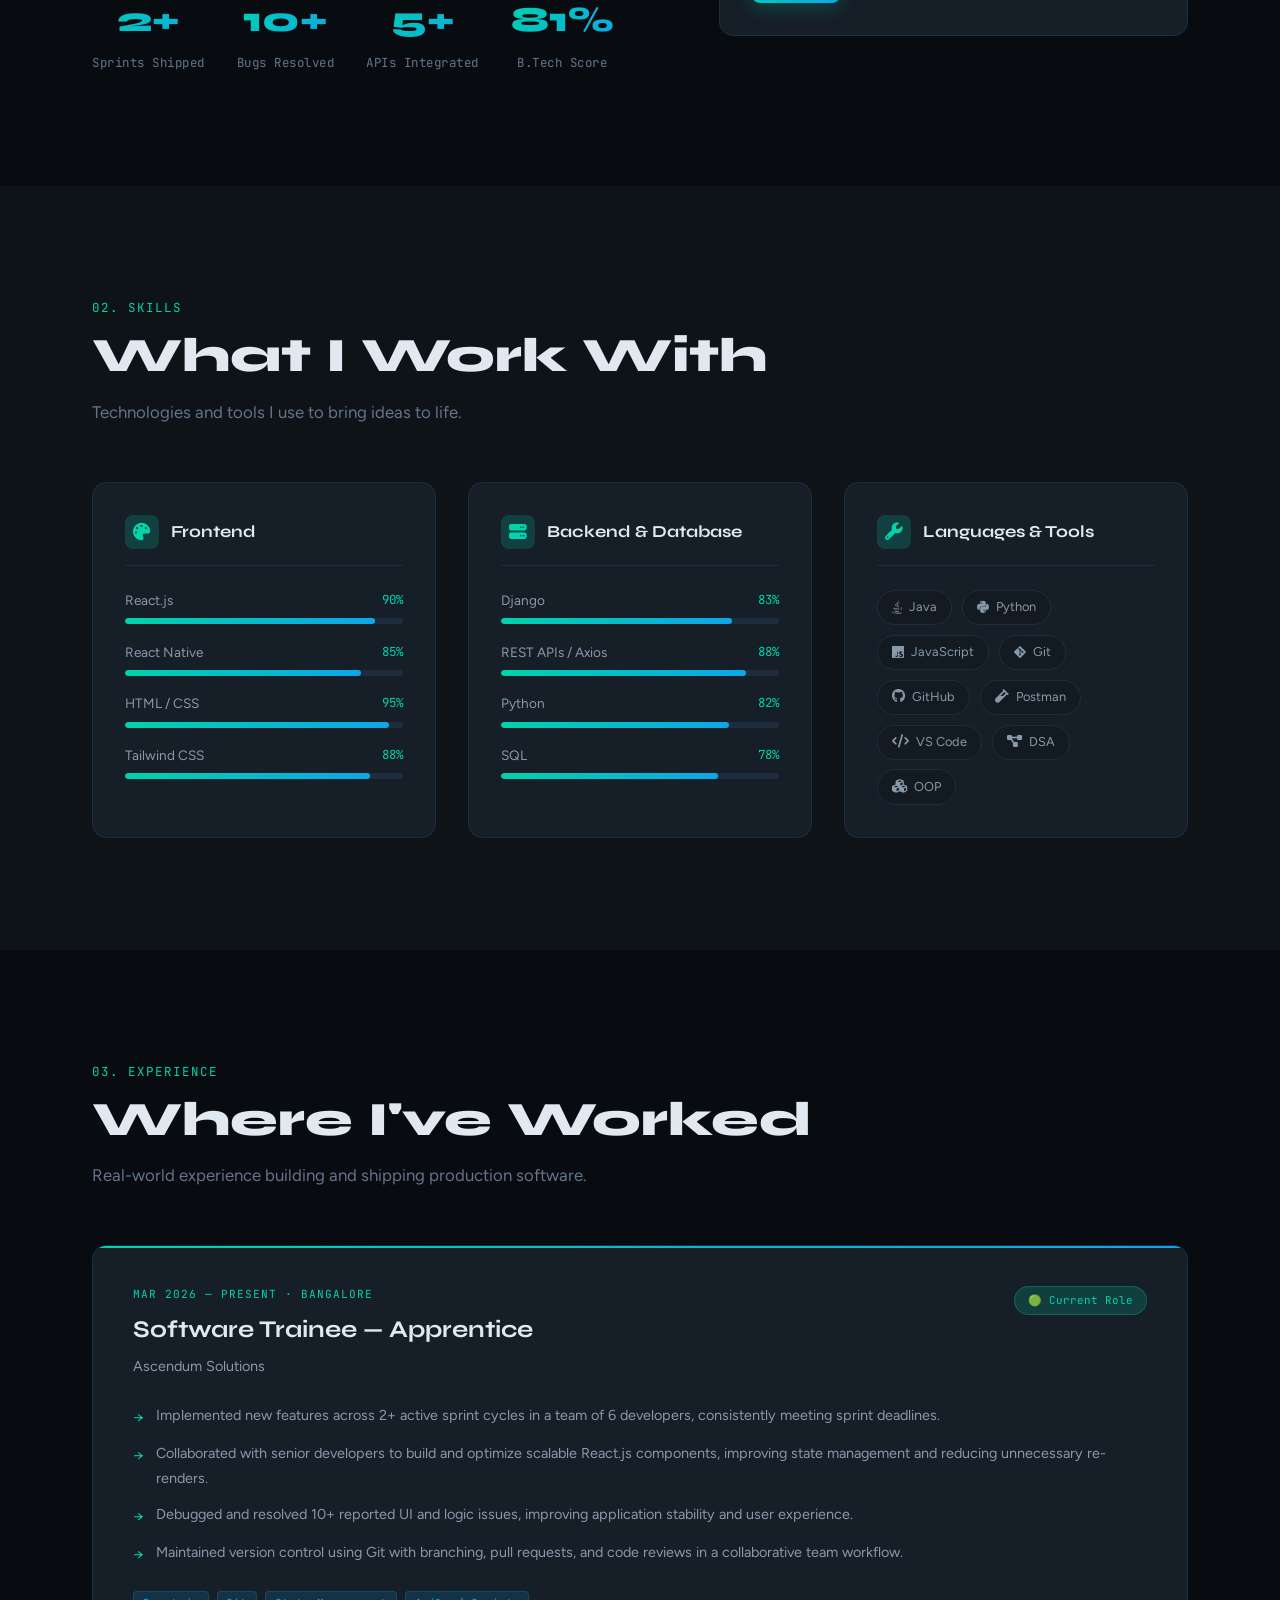
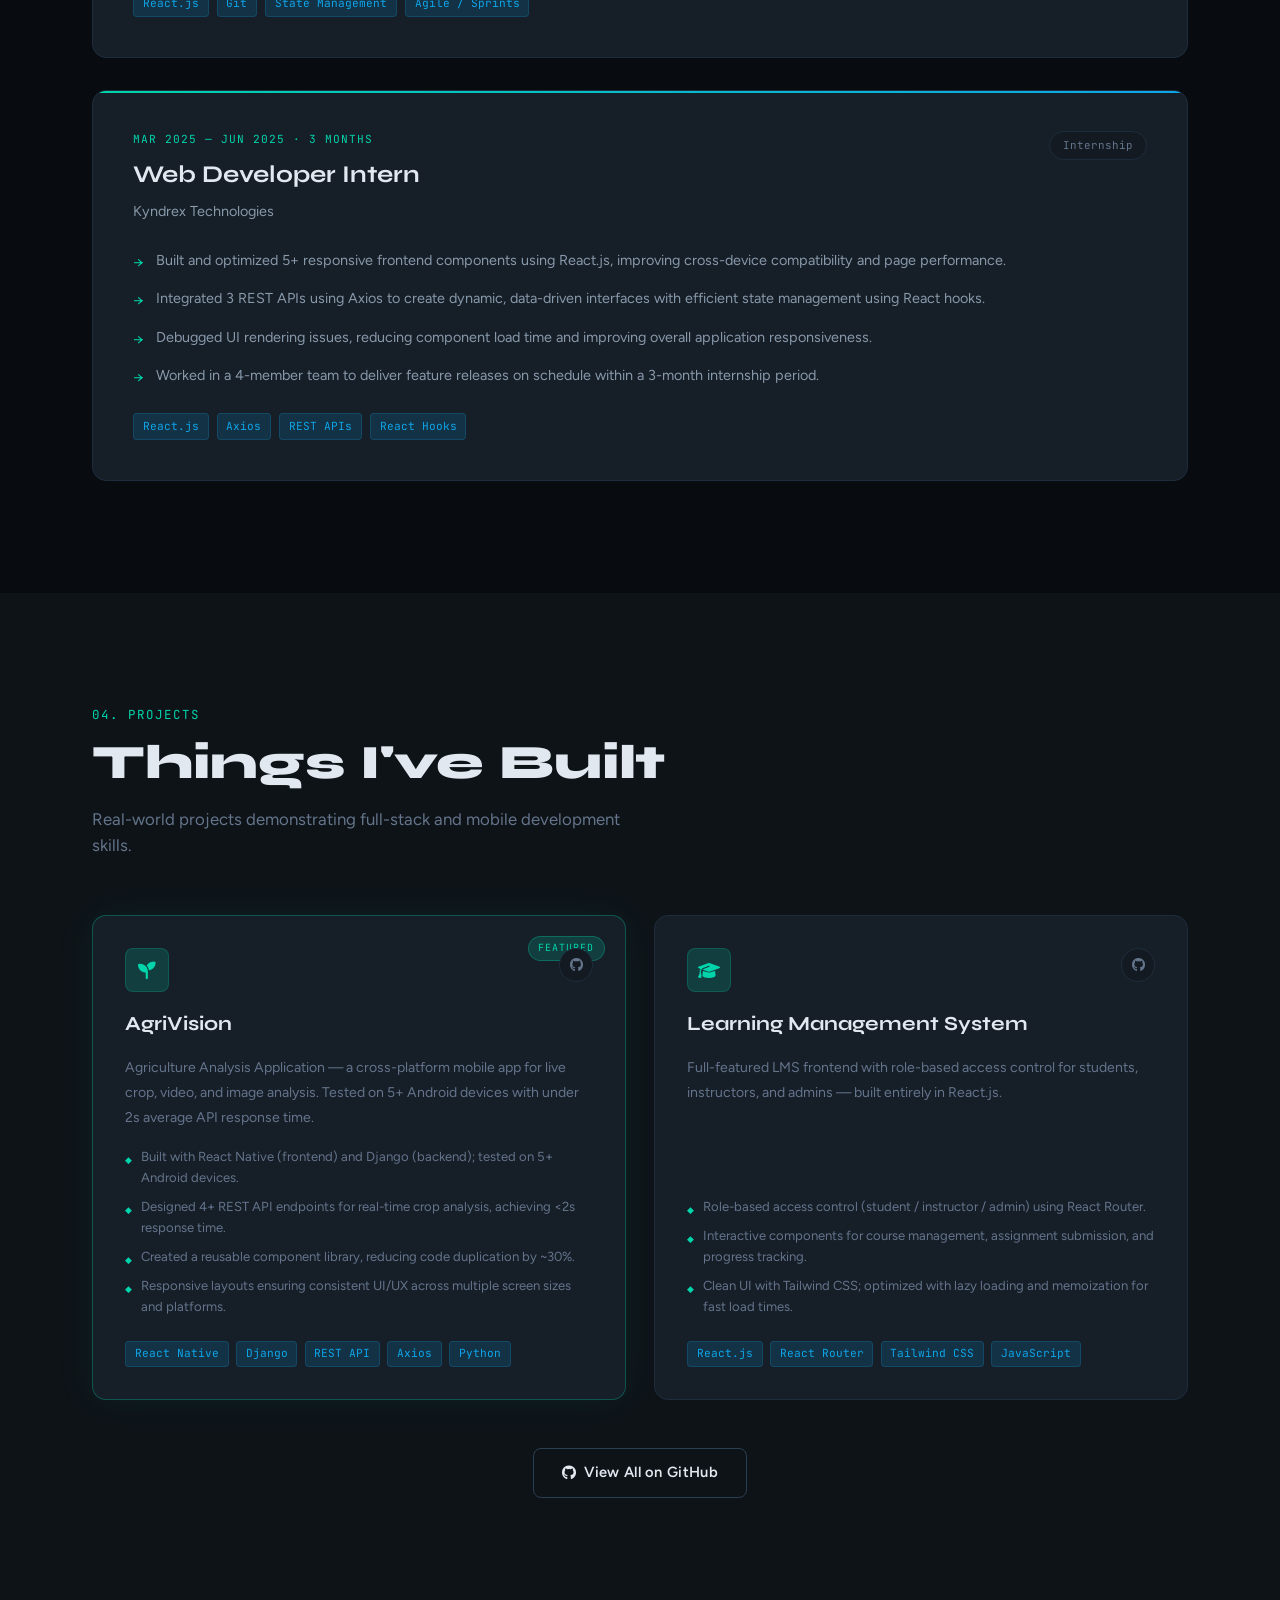
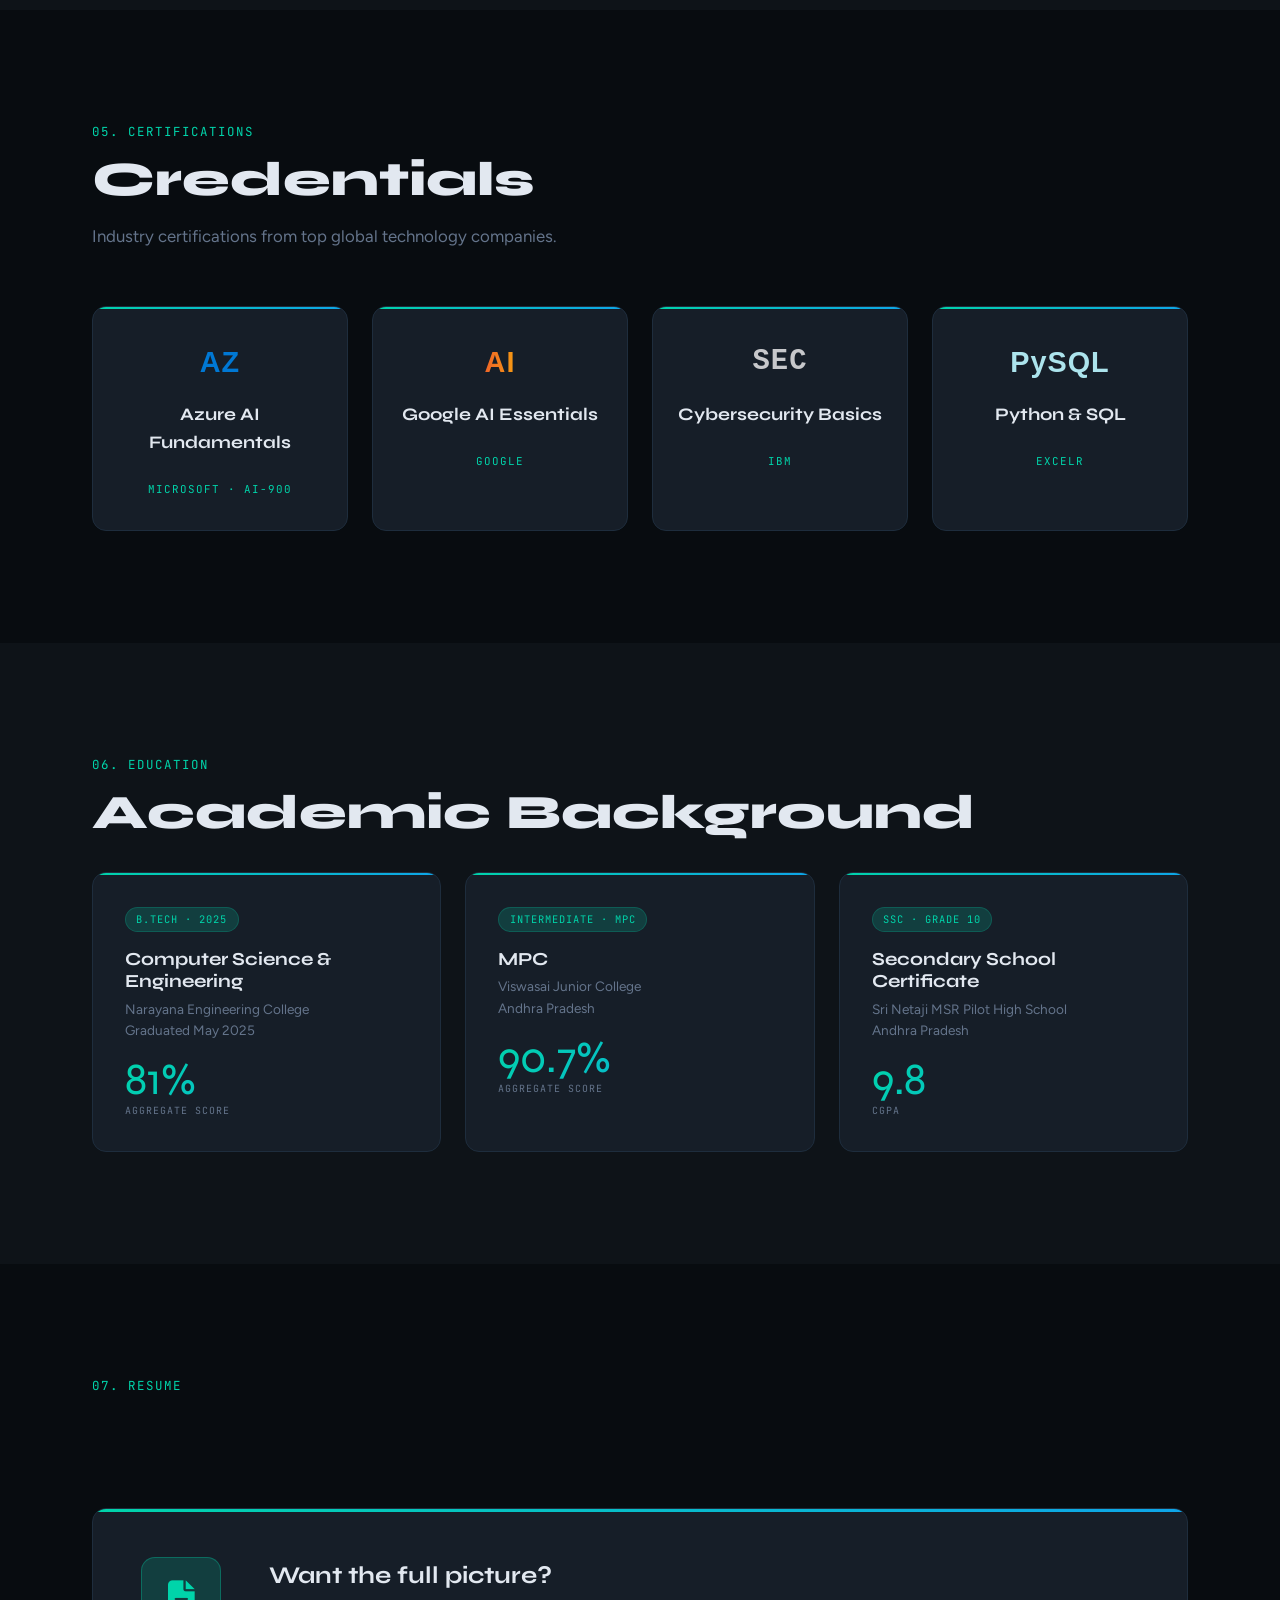
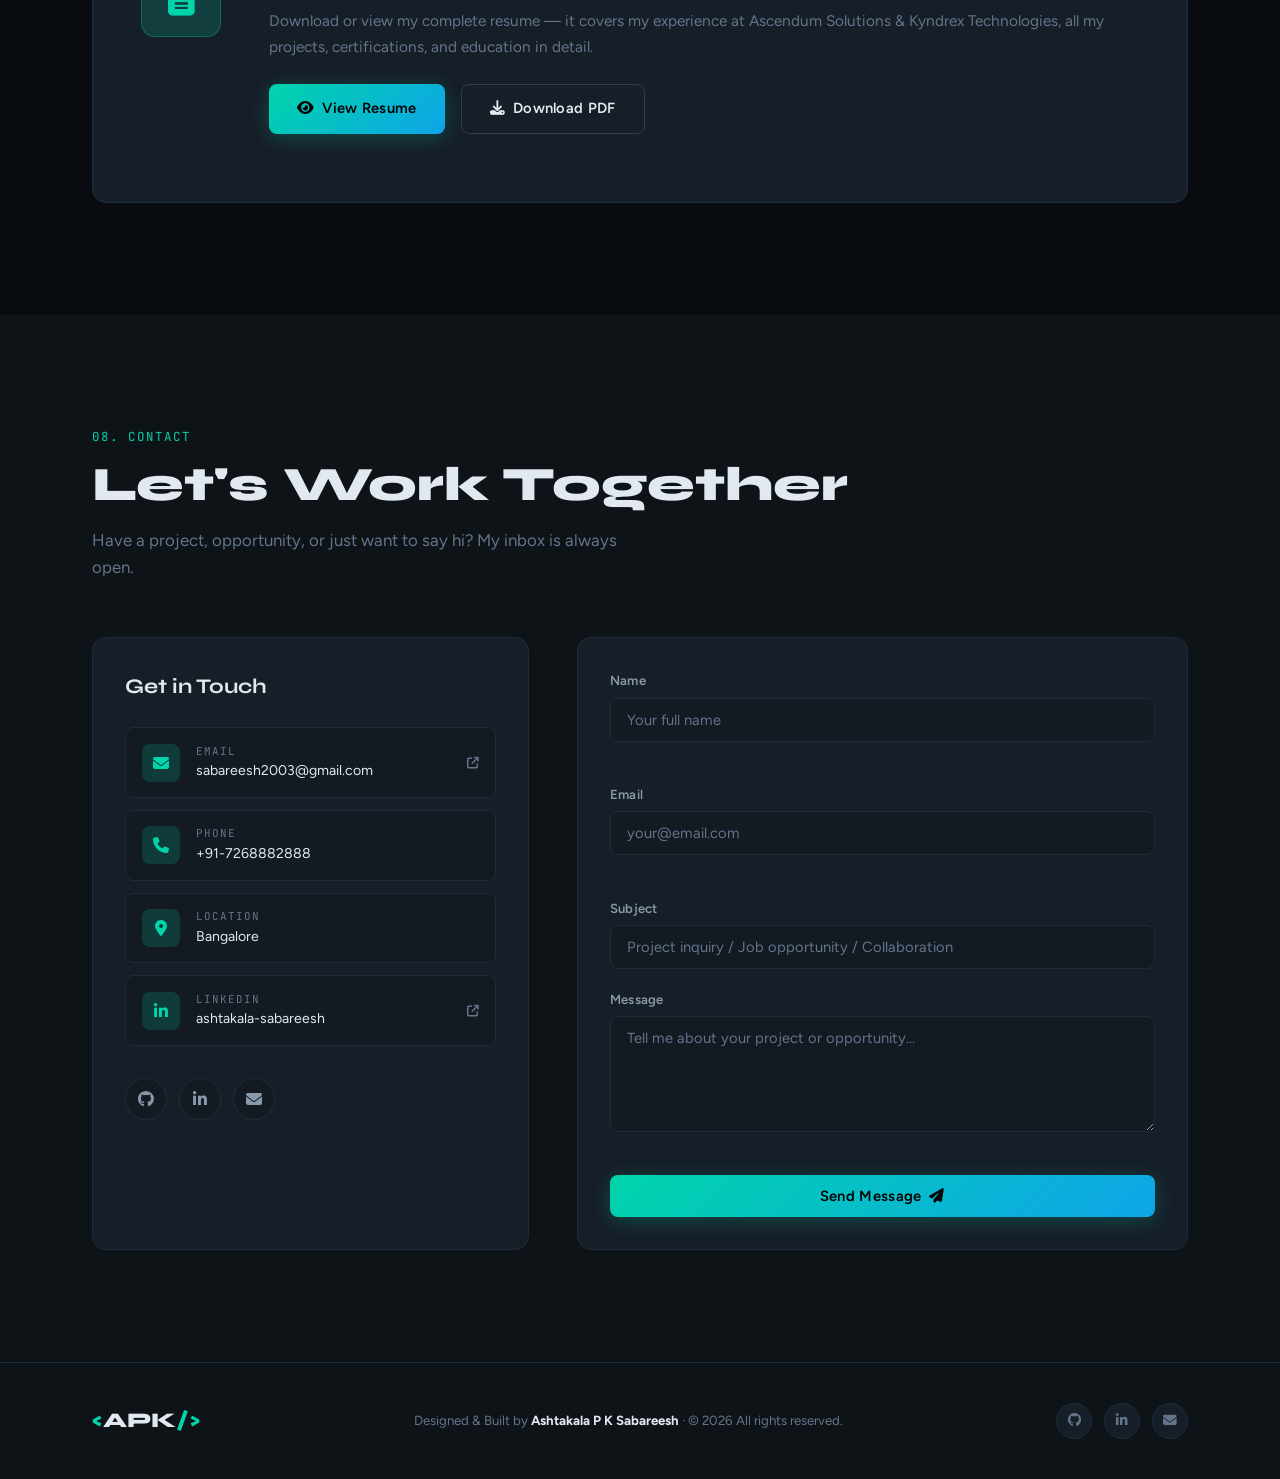
<file: Sabareesh_Portfolio.html>
<!DOCTYPE html>
<html lang="en" data-theme="dark">
<head>
  <meta charset="UTF-8" />
  <meta name="viewport" content="width=device-width, initial-scale=1.0" />
  <title>Sabareesh APK — Full Stack Developer</title>
  <meta name="description" content="Portfolio of Ashtakala P K Sabareesh, Full Stack Developer specializing in React.js and Django." />

  <!-- Fonts -->
  <link rel="preconnect" href="https://fonts.googleapis.com" />
  <link rel="stylesheet" href="styles.css">

  <link href="https://fonts.googleapis.com/css2?family=Syne:wght@400;600;700;800&family=Figtree:ital,wght@0,300;0,400;0,500;0,600;1,300&family=JetBrains+Mono:wght@400;500&display=swap" rel="stylesheet" />

  <!-- Icons -->
  <link rel="stylesheet" href="https://cdnjs.cloudflare.com/ajax/libs/font-awesome/6.5.0/css/all.min.css" />

</head>
<body>

  <div class="cursor-dot" id="cursorDot"></div>
  <div class="cursor-ring" id="cursorRing"></div>

  <!-- ========== NAVBAR ========== -->
  <nav class="navbar" id="navbar">
    <div class="nav-inner">
      <a href="#hero" class="nav-logo">
        <span class="logo-bracket">&lt;</span>APK<span class="logo-bracket">/&gt;</span>
      </a>
      <ul class="nav-links" id="navLinks">
        <li><a href="#about"   class="nav-link">About</a></li>
        <li><a href="#skills"  class="nav-link">Skills</a></li>
        <li><a href="#experience" class="nav-link">Experience</a></li>
        <li><a href="#projects" class="nav-link">Projects</a></li>
        <li><a href="#certifications" class="nav-link">Certs</a></li>
        <li><a href="#resume"  class="nav-link">Resume</a></li>
        <li><a href="#contact" class="nav-link">Contact</a></li>
      </ul>
      <div class="nav-actions">
        <button class="theme-toggle" id="themeToggle" aria-label="Toggle theme">
          <i class="fa-solid fa-sun" id="themeIcon"></i>
        </button>
        <button class="hamburger" id="hamburger" aria-label="Menu">
          <span></span><span></span><span></span>
        </button>
      </div>
    </div>
  </nav>

  <!-- Mobile Menu -->
  <div class="mobile-overlay" id="mobileOverlay">
    <ul class="mobile-links">
      <li><a href="#about"   class="mob-link">About</a></li>
      <li><a href="#skills"  class="mob-link">Skills</a></li>
      <li><a href="#experience" class="mob-link">Experience</a></li>
      <li><a href="#projects" class="mob-link">Projects</a></li>
      <li><a href="#certifications" class="mob-link">Certs</a></li>
      <li><a href="#resume"  class="mob-link">Resume</a></li>
      <li><a href="#contact" class="mob-link">Contact</a></li>
    </ul>
  </div>

  <!-- ========== HERO ========== -->
  <section class="hero" id="hero">
    <div class="hero-bg">
      <div class="particle p1"></div>
      <div class="particle p2"></div>
      <div class="particle p3"></div>
      <div class="particle p4"></div>
      <div class="grid-overlay"></div>
    </div>

    <div class="hero-content">
      <p class="hero-greeting reveal-up" style="--d:0s">Hello, World!</p>
      <h1 class="hero-name reveal-up" style="--d:.1s">
        I'm <span class="highlight">Ashtakala <br>P K <br>Sabareesh </span>
      </h1> 
      <h2 class="hero-title reveal-up" style="--d:.2s">
        <span class="typing-text" id="typingText"></span><span class="cursor-blink">|</span>
      </h2>
      <p class="hero-desc reveal-up" style="--d:.3s">
        Full-stack developer specializing in <strong>React.js</strong> and <strong>Django</strong>.
        Building scalable web &amp; mobile apps with clean code and a sharp eye for UX.
        Currently shipping features at <strong>Ascendum Solutions, Bangalore</strong>.
      </p>
      <div class="hero-actions reveal-up" style="--d:.4s">
        <a href="#contact" class="btn btn-primary">
          <span>Get In Touch</span>
          <i class="fa-solid fa-arrow-right"></i>
        </a>
        <a href="#projects" class="btn btn-ghost">
          <span>View Projects</span>
        </a>
      </div>
      <div class="hero-socials reveal-up" style="--d:.5s">
        <a href="https://github.com/sabareeshapk" target="_blank" class="social-icon" aria-label="GitHub">
          <i class="fa-brands fa-github"></i>
        </a>
        <a href="https://linkedin.com/in/ashtakala-sabareesh-28aa9304" target="_blank" class="social-icon" aria-label="LinkedIn">
          <i class="fa-brands fa-linkedin-in"></i>
        </a>
        <a href="mailto:sabareesh2003@gmail.com" class="social-icon" aria-label="Email">
          <i class="fa-solid fa-envelope"></i>
        </a>
      </div>
    </div>

    <!-- Photo -->
    <!-- <div class="hero-avatar reveal-right" style="--d:.3s">
      <div class="avatar-frame">
        <div class="avatar-placeholder" id="photoPlaceholder">
          <i class="fa-solid fa-user"></i>
          <p>Upload Your Photo</p>
          <label for="photoInput" style="font-size:0.72rem;color:var(--accent);cursor:pointer;border:1px solid rgba(0,212,170,0.3);padding:0.3rem 0.8rem;border-radius:4px;">+ Add Photo</label>
          <input type="file" id="photoInput" accept="image/*" style="display:none" />
        </div>
        <img id="uploadedPhoto" src="" alt="Sabareesh APK" style="display:none;width:100%;height:100%;object-fit:cover;border-radius:var(--radius);position:relative;z-index:1;" />
        <div class="avatar-ring r1"></div>
        <div class="avatar-ring r2"></div>
        <div class="avatar-glow"></div>
      </div>
    </div> -->

    <a href="#about" class="scroll-indicator">
      <span>Scroll</span>
      <div class="scroll-line"></div>
    </a>
  </section>

  <!-- ========== ABOUT ========== -->
  <section class="section" id="about">
    <div class="container">
      <div class="section-tag reveal-up">01. About Me</div>
      <h2 class="section-title reveal-up">Who I Am</h2>

      <div class="about-grid">
        <div class="about-text reveal-left">
          <p>
            Hi! I'm <strong>Ashtakala P K Sabareesh</strong>, a passionate <strong>Full Stack Developer</strong>
            based in <strong>Bangalore</strong>  I love building modern,
            high-performance web and mobile applications with clean code and obsessive attention to detail.
          </p>
          <p>
            I specialize in <strong>React.js, React Native, and Django</strong>, with solid experience
            integrating REST APIs, managing application state, and delivering production-ready features on time.
            I'm currently a <strong>Software Trainee at Ascendum Solutions</strong>, contributing across active sprint cycles
            in a collaborative 6-person engineering team.
          </p>
          <p>
            I bring strong fundamentals in <strong>Data Structures &amp; Algorithms</strong> and
            <strong>Object-Oriented Programming</strong>, and I'm always leveling up — most recently
            with certifications from Microsoft Azure, Google, and IBM. When I'm not coding, I'm exploring
            new tech and building side projects that solve real problems. 
          </p>

          <div class="about-highlights">
            <div class="highlight-item">
              <span class="hl-num">2+</span>
              <span class="hl-label">Sprints Shipped</span>
            </div>
            <div class="highlight-item">
              <span class="hl-num">10+</span>
              <span class="hl-label">Bugs Resolved</span>
            </div>
            <div class="highlight-item">
              <span class="hl-num">5+</span>
              <span class="hl-label">APIs Integrated</span>
            </div>
            <div class="highlight-item">
              <span class="hl-num">81%</span>
              <span class="hl-label">B.Tech Score</span>
            </div>
          </div>
        </div>

        <div class="about-details reveal-right">
          <div class="detail-card">
            <h3>Quick Info</h3>
            <ul class="detail-list">
              <li><i class="fa-solid fa-user"></i><span><strong>Name:</strong> Ashtakala P K Sabareesh</span></li>
              <li><i class="fa-solid fa-location-dot"></i><span><strong>Location:</strong> Bangalore</span></li>
              <li><i class="fa-solid fa-envelope"></i>
                <span><strong>Email:</strong>
                  <a href="mailto:sabareesh2003@gmail.com">sabareesh2003@gmail.com</a>
                </span>
              </li>
              <li><i class="fa-solid fa-phone"></i><span><strong>Phone:</strong> +91-7268882888</span></li>
              <li><i class="fa-solid fa-briefcase"></i><span><strong>Current Role:</strong> Software Trainee @ Ascendum Solutions</span></li>
              <li><i class="fa-solid fa-graduation-cap"></i><span><strong>Education:</strong> B.Tech CSE — Narayana Engineering College (81%)</span></li>
              <li><i class="fa-brands fa-github"></i>
                <span><strong>GitHub:</strong>
                  <a href="https://github.com/sabareeshapk" target="_blank">sabareeshapk</a>
                </span>
              </li>
              <li><i class="fa-brands fa-linkedin"></i>
                <span><strong>LinkedIn:</strong>
                  <a href="https://linkedin.com/in/ashtakala-sabareesh-28aa9304" target="_blank">ashtakala-sabareesh</a>
                </span>
              </li>
            </ul>
            <a href="#contact" class="btn btn-primary btn-sm">Hire Me</a>
          </div>
        </div>
      </div>
    </div>
  </section>

  <!-- ========== SKILLS ========== -->
  <section class="section section-alt" id="skills">
    <div class="container">
      <div class="section-tag reveal-up">02. Skills</div>
      <h2 class="section-title reveal-up">What I Work With</h2>
      <p class="section-sub reveal-up">Technologies and tools I use to bring ideas to life.</p>

      <div class="skills-categories">

        <!-- Frontend -->
        <div class="skill-group reveal-up" style="--d:.05s">
          <div class="skill-group-header">
            <i class="fa-solid fa-palette"></i>
            <h3>Frontend</h3>
          </div>
          <div class="skill-bars">
            <div class="skill-bar-item">
              <div class="sb-label"><span>React.js</span><span class="sb-pct">90%</span></div>
              <div class="sb-track"><div class="sb-fill" data-width="90"></div></div>
            </div>
            <div class="skill-bar-item">
              <div class="sb-label"><span>React Native</span><span class="sb-pct">85%</span></div>
              <div class="sb-track"><div class="sb-fill" data-width="85"></div></div>
            </div>
            <div class="skill-bar-item">
              <div class="sb-label"><span>HTML / CSS</span><span class="sb-pct">95%</span></div>
              <div class="sb-track"><div class="sb-fill" data-width="95"></div></div>
            </div>
            <div class="skill-bar-item">
              <div class="sb-label"><span>Tailwind CSS</span><span class="sb-pct">88%</span></div>
              <div class="sb-track"><div class="sb-fill" data-width="88"></div></div>
            </div>
          </div>
        </div>

        <!-- Backend -->
        <div class="skill-group reveal-up" style="--d:.1s">
          <div class="skill-group-header">
            <i class="fa-solid fa-server"></i>
            <h3>Backend &amp; Database</h3>
          </div>
          <div class="skill-bars">
            <div class="skill-bar-item">
              <div class="sb-label"><span>Django</span><span class="sb-pct">83%</span></div>
              <div class="sb-track"><div class="sb-fill" data-width="83"></div></div>
            </div>
            <div class="skill-bar-item">
              <div class="sb-label"><span>REST APIs / Axios</span><span class="sb-pct">88%</span></div>
              <div class="sb-track"><div class="sb-fill" data-width="88"></div></div>
            </div>
            <div class="skill-bar-item">
              <div class="sb-label"><span>Python</span><span class="sb-pct">82%</span></div>
              <div class="sb-track"><div class="sb-fill" data-width="82"></div></div>
            </div>
            <div class="skill-bar-item">
              <div class="sb-label"><span>SQL</span><span class="sb-pct">78%</span></div>
              <div class="sb-track"><div class="sb-fill" data-width="78"></div></div>
            </div>
          </div>
        </div>

        <!-- Languages & Tools -->
        <div class="skill-group reveal-up" style="--d:.15s">
          <div class="skill-group-header">
            <i class="fa-solid fa-wrench"></i>
            <h3>Languages &amp; Tools</h3>
          </div>
          <div class="skill-pills">
            <span class="skill-pill"><i class="fa-brands fa-java"></i> Java</span>
            <span class="skill-pill"><i class="fa-brands fa-python"></i> Python</span>
            <span class="skill-pill"><i class="fa-brands fa-js"></i> JavaScript</span>
            <span class="skill-pill"><i class="fa-brands fa-git-alt"></i> Git</span>
            <span class="skill-pill"><i class="fa-brands fa-github"></i> GitHub</span>
            <span class="skill-pill"><i class="fa-solid fa-vial"></i> Postman</span>
            <span class="skill-pill"><i class="fa-solid fa-code"></i> VS Code</span>
            <span class="skill-pill"><i class="fa-solid fa-diagram-project"></i> DSA</span>
            <span class="skill-pill"><i class="fa-solid fa-cubes"></i> OOP</span>
          </div>
        </div>

      </div>
    </div>
  </section>

  <!-- ========== EXPERIENCE ========== -->
  <section class="section" id="experience">
    <div class="container">
      <div class="section-tag reveal-up">03. Experience</div>
      <h2 class="section-title reveal-up">Where I've Worked</h2>
      <p class="section-sub reveal-up">Real-world experience building and shipping production software.</p>

      <div style="display:flex;flex-direction:column;gap:2rem;margin-top:1rem;">

        <!-- Ascendum -->
        <div class="detail-card reveal-up" style="--d:.05s;padding:2.5rem;position:relative;overflow:hidden;">
          <div style="display:flex;align-items:flex-start;justify-content:space-between;flex-wrap:wrap;gap:1rem;margin-bottom:1.5rem;">
            <div>
              <div style="font-family:var(--font-mono);font-size:0.7rem;color:var(--accent);letter-spacing:1px;text-transform:uppercase;margin-bottom:0.4rem;">Mar 2026 — Present · Bangalore</div>
              <h3 style="font-family:var(--font-display);font-size:1.5rem;font-weight:700;margin-bottom:0.25rem;">Software Trainee — Apprentice</h3>
              <span style="font-size:0.9rem;color:var(--muted2);">Ascendum Solutions</span>
            </div>
            <span style="font-family:var(--font-mono);font-size:0.68rem;color:var(--accent);background:var(--accent-glow);border:1px solid rgba(0,212,170,0.25);padding:0.3rem 0.8rem;border-radius:999px;white-space:nowrap;">🟢 Current Role</span>
          </div>
          <ul style="list-style:none;display:flex;flex-direction:column;gap:0.75rem;">
            <li style="display:flex;gap:0.75rem;font-size:0.9rem;color:var(--muted2);line-height:1.7;"><span style="color:var(--accent);flex-shrink:0;margin-top:2px;">→</span>Implemented new features across 2+ active sprint cycles in a team of 6 developers, consistently meeting sprint deadlines.</li>
            <li style="display:flex;gap:0.75rem;font-size:0.9rem;color:var(--muted2);line-height:1.7;"><span style="color:var(--accent);flex-shrink:0;margin-top:2px;">→</span>Collaborated with senior developers to build and optimize scalable React.js components, improving state management and reducing unnecessary re-renders.</li>
            <li style="display:flex;gap:0.75rem;font-size:0.9rem;color:var(--muted2);line-height:1.7;"><span style="color:var(--accent);flex-shrink:0;margin-top:2px;">→</span>Debugged and resolved 10+ reported UI and logic issues, improving application stability and user experience.</li>
            <li style="display:flex;gap:0.75rem;font-size:0.9rem;color:var(--muted2);line-height:1.7;"><span style="color:var(--accent);flex-shrink:0;margin-top:2px;">→</span>Maintained version control using Git with branching, pull requests, and code reviews in a collaborative team workflow.</li>
          </ul>
          <div style="display:flex;flex-wrap:wrap;gap:0.5rem;margin-top:1.5rem;">
            <span class="project-stack"><span>React.js</span></span>
            <span class="project-stack"><span>Git</span></span>
            <span class="project-stack"><span>State Management</span></span>
            <span class="project-stack"><span>Agile / Sprints</span></span>
          </div>
        </div>

        <!-- Kyndrex -->
        <div class="detail-card reveal-up" style="--d:.1s;padding:2.5rem;">
          <div style="display:flex;align-items:flex-start;justify-content:space-between;flex-wrap:wrap;gap:1rem;margin-bottom:1.5rem;">
            <div>
              <div style="font-family:var(--font-mono);font-size:0.7rem;color:var(--accent);letter-spacing:1px;text-transform:uppercase;margin-bottom:0.4rem;">Mar 2025 — Jun 2025 · 3 Months</div>
              <h3 style="font-family:var(--font-display);font-size:1.5rem;font-weight:700;margin-bottom:0.25rem;">Web Developer Intern</h3>
              <span style="font-size:0.9rem;color:var(--muted2);">Kyndrex Technologies</span>
            </div>
            <span style="font-family:var(--font-mono);font-size:0.68rem;color:var(--muted);background:var(--surface);border:1px solid var(--border);padding:0.3rem 0.8rem;border-radius:999px;white-space:nowrap;">Internship</span>
          </div>
          <ul style="list-style:none;display:flex;flex-direction:column;gap:0.75rem;">
            <li style="display:flex;gap:0.75rem;font-size:0.9rem;color:var(--muted2);line-height:1.7;"><span style="color:var(--accent);flex-shrink:0;margin-top:2px;">→</span>Built and optimized 5+ responsive frontend components using React.js, improving cross-device compatibility and page performance.</li>
            <li style="display:flex;gap:0.75rem;font-size:0.9rem;color:var(--muted2);line-height:1.7;"><span style="color:var(--accent);flex-shrink:0;margin-top:2px;">→</span>Integrated 3 REST APIs using Axios to create dynamic, data-driven interfaces with efficient state management using React hooks.</li>
            <li style="display:flex;gap:0.75rem;font-size:0.9rem;color:var(--muted2);line-height:1.7;"><span style="color:var(--accent);flex-shrink:0;margin-top:2px;">→</span>Debugged UI rendering issues, reducing component load time and improving overall application responsiveness.</li>
            <li style="display:flex;gap:0.75rem;font-size:0.9rem;color:var(--muted2);line-height:1.7;"><span style="color:var(--accent);flex-shrink:0;margin-top:2px;">→</span>Worked in a 4-member team to deliver feature releases on schedule within a 3-month internship period.</li>
          </ul>
          <div style="display:flex;flex-wrap:wrap;gap:0.5rem;margin-top:1.5rem;">
            <span class="project-stack"><span>React.js</span></span>
            <span class="project-stack"><span>Axios</span></span>
            <span class="project-stack"><span>REST APIs</span></span>
            <span class="project-stack"><span>React Hooks</span></span>
          </div>
        </div>

      </div>
    </div>
  </section>

  <!-- ========== PROJECTS ========== -->
  <section class="section section-alt" id="projects">
    <div class="container">
      <div class="section-tag reveal-up">04. Projects</div>
      <h2 class="section-title reveal-up">Things I've Built</h2>
      <p class="section-sub reveal-up">Real-world projects demonstrating full-stack and mobile development skills.</p>

      <div class="projects-grid">

        <!-- AgriVision -->
        <div class="project-card featured reveal-up" style="--d:.05s">
          <div class="project-featured-tag">Featured</div>
          <div class="project-header">
            <div class="project-icon"><i class="fa-solid fa-seedling"></i></div>
            <div class="project-links">
              <a href="https://github.com/sabareeshapk" target="_blank" title="GitHub"><i class="fa-brands fa-github"></i></a>
            </div>
          </div>
          <h3 class="project-title">AgriVision</h3>
          <p class="project-desc">
            Agriculture Analysis Application — a cross-platform mobile app for live crop, video, and image analysis.
            Tested on 5+ Android devices with under 2s average API response time.
          </p>
          <ul style="list-style:none;display:flex;flex-direction:column;gap:0.5rem;margin-bottom:0.5rem;">
            <li style="font-size:0.82rem;color:var(--muted);line-height:1.6;padding-left:1rem;position:relative;"><span style="position:absolute;left:0;color:var(--accent);font-size:0.55rem;top:0.45rem;">◆</span>Built with React Native (frontend) and Django (backend); tested on 5+ Android devices.</li>
            <li style="font-size:0.82rem;color:var(--muted);line-height:1.6;padding-left:1rem;position:relative;"><span style="position:absolute;left:0;color:var(--accent);font-size:0.55rem;top:0.45rem;">◆</span>Designed 4+ REST API endpoints for real-time crop analysis, achieving &lt;2s response time.</li>
            <li style="font-size:0.82rem;color:var(--muted);line-height:1.6;padding-left:1rem;position:relative;"><span style="position:absolute;left:0;color:var(--accent);font-size:0.55rem;top:0.45rem;">◆</span>Created a reusable component library, reducing code duplication by ~30%.</li>
            <li style="font-size:0.82rem;color:var(--muted);line-height:1.6;padding-left:1rem;position:relative;"><span style="position:absolute;left:0;color:var(--accent);font-size:0.55rem;top:0.45rem;">◆</span>Responsive layouts ensuring consistent UI/UX across multiple screen sizes and platforms.</li>
          </ul>
          <div class="project-stack">
            <span>React Native</span><span>Django</span><span>REST API</span><span>Axios</span><span>Python</span>
          </div>
        </div>

        <!-- LMS -->
        <div class="project-card reveal-up" style="--d:.1s">
          <div class="project-header">
            <div class="project-icon"><i class="fa-solid fa-graduation-cap"></i></div>
            <div class="project-links">
              <a href="https://github.com/sabareeshapk" target="_blank" title="GitHub"><i class="fa-brands fa-github"></i></a>
            </div>
          </div>
          <h3 class="project-title">Learning Management System</h3>
          <p class="project-desc">
            Full-featured LMS frontend with role-based access control for students, instructors, and admins — built entirely in React.js.
          </p>
          <ul style="list-style:none;display:flex;flex-direction:column;gap:0.5rem;margin-bottom:0.5rem;">
            <li style="font-size:0.82rem;color:var(--muted);line-height:1.6;padding-left:1rem;position:relative;"><span style="position:absolute;left:0;color:var(--accent);font-size:0.55rem;top:0.45rem;">◆</span>Role-based access control (student / instructor / admin) using React Router.</li>
            <li style="font-size:0.82rem;color:var(--muted);line-height:1.6;padding-left:1rem;position:relative;"><span style="position:absolute;left:0;color:var(--accent);font-size:0.55rem;top:0.45rem;">◆</span>Interactive components for course management, assignment submission, and progress tracking.</li>
            <li style="font-size:0.82rem;color:var(--muted);line-height:1.6;padding-left:1rem;position:relative;"><span style="position:absolute;left:0;color:var(--accent);font-size:0.55rem;top:0.45rem;">◆</span>Clean UI with Tailwind CSS; optimized with lazy loading and memoization for fast load times.</li>
          </ul>
          <div class="project-stack">
            <span>React.js</span><span>React Router</span><span>Tailwind CSS</span><span>JavaScript</span>
          </div>
        </div>

      </div>

      <div class="projects-cta reveal-up">
        <a href="https://github.com/sabareeshapk" target="_blank" class="btn btn-ghost">
          <i class="fa-brands fa-github"></i>
          <span>View All on GitHub</span>
        </a>
      </div>
    </div>
  </section>

  <!-- ========== CERTIFICATIONS ========== -->
  <section class="section" id="certifications">
    <div class="container">
      <div class="section-tag reveal-up">05. Certifications</div>
      <h2 class="section-title reveal-up">Credentials</h2>
      <p class="section-sub reveal-up">Industry certifications from top global technology companies.</p>

      <div style="display:grid;grid-template-columns:repeat(auto-fit,minmax(220px,1fr));gap:1.5rem;margin-top:1rem;">

        <!-- Azure -->
        <div class="detail-card reveal-up" style="--d:.05s;text-align:center;padding:2rem 1.5rem;">
          <div class="cert-icon azure">AZ</div>
          <h3 class="cert-title">Azure AI Fundamentals</h3>
          <div class="cert-sub">Microsoft · AI-900</div>
        </div>

        <!-- Google -->
        <div class="detail-card reveal-up" style="--d:.1s;text-align:center;padding:2rem 1.5rem;">
          <div class="cert-icon google">AI</div>
          <h3 class="cert-title">Google AI Essentials</h3>
          <div class="cert-sub">Google</div>
        </div>

        <!-- Cybersecurity -->
        <div class="detail-card reveal-up" style="--d:.15s;text-align:center;padding:2rem 1.5rem;">
          <div class="cert-icon cyber">SEC</div>
          <h3 class="cert-title">Cybersecurity Basics</h3>
          <div class="cert-sub">IBM</div>
        </div>

        <!-- Python & SQL -->
        <div class="detail-card reveal-up" style="--d:.2s;text-align:center;padding:2rem 1.5rem;">
          <div class="cert-icon python-sql">PySQL</div>
          <h3 class="cert-title">Python & SQL</h3>
          <div class="cert-sub">ExcelR</div>
        </div>

</div>
    </div>
  </section>

  <!-- ========== EDUCATION ========== -->
  <section class="section section-alt" id="education">
    <div class="container">
      <div class="section-tag reveal-up">06. Education</div>
      <h2 class="section-title reveal-up">Academic Background</h2>

      <div style="display:grid;grid-template-columns:repeat(auto-fit,minmax(260px,1fr));gap:1.5rem;margin-top:2rem;">

        <div class="detail-card reveal-up" style="--d:.05s;padding:2rem;">
          <div style="font-family:var(--font-mono);font-size:0.65rem;color:var(--accent);background:var(--accent-glow);border:1px solid rgba(0,212,170,0.2);padding:0.2rem 0.65rem;border-radius:999px;display:inline-block;letter-spacing:1px;text-transform:uppercase;margin-bottom:1rem;">B.Tech · 2025</div>
          <h3 style="font-family:var(--font-display);font-size:1.15rem;margin-bottom:0.4rem;line-height:1.2;">Computer Science &amp; Engineering</h3>
          <p style="font-size:0.85rem;color:var(--muted);margin-bottom:1rem;">Narayana Engineering College<br/>Graduated May 2025</p>
          <div style="font-family:var(--font-display);font-size:2.8rem;background:var(--gradient);-webkit-background-clip:text;-webkit-text-fill-color:transparent;background-clip:text;line-height:1;">81%</div>
          <div style="font-family:var(--font-mono);font-size:0.62rem;color:var(--muted);letter-spacing:1px;text-transform:uppercase;">Aggregate Score</div>
        </div>

        <div class="detail-card reveal-up" style="--d:.1s;padding:2rem;">
          <div style="font-family:var(--font-mono);font-size:0.65rem;color:var(--accent);background:var(--accent-glow);border:1px solid rgba(0,212,170,0.2);padding:0.2rem 0.65rem;border-radius:999px;display:inline-block;letter-spacing:1px;text-transform:uppercase;margin-bottom:1rem;">Intermediate · MPC</div>
          <h3 style="font-family:var(--font-display);font-size:1.15rem;margin-bottom:0.4rem;line-height:1.2;">MPC</h3>
          <p style="font-size:0.85rem;color:var(--muted);margin-bottom:1rem;">Viswasai Junior College<br/>Andhra Pradesh</p>
          <div style="font-family:var(--font-display);font-size:2.8rem;background:var(--gradient);-webkit-background-clip:text;-webkit-text-fill-color:transparent;background-clip:text;line-height:1;">90.7%</div>
          <div style="font-family:var(--font-mono);font-size:0.62rem;color:var(--muted);letter-spacing:1px;text-transform:uppercase;">Aggregate Score</div>
        </div>

        <div class="detail-card reveal-up" style="--d:.15s;padding:2rem;">
          <div style="font-family:var(--font-mono);font-size:0.65rem;color:var(--accent);background:var(--accent-glow);border:1px solid rgba(0,212,170,0.2);padding:0.2rem 0.65rem;border-radius:999px;display:inline-block;letter-spacing:1px;text-transform:uppercase;margin-bottom:1rem;">SSC · Grade 10</div>
          <h3 style="font-family:var(--font-display);font-size:1.15rem;margin-bottom:0.4rem;line-height:1.2;">Secondary School Certificate</h3>
          <p style="font-size:0.85rem;color:var(--muted);margin-bottom:1rem;">Sri Netaji MSR Pilot High School<br/>Andhra Pradesh</p>
          <div style="font-family:var(--font-display);font-size:2.8rem;background:var(--gradient);-webkit-background-clip:text;-webkit-text-fill-color:transparent;background-clip:text;line-height:1;">9.8</div>
          <div style="font-family:var(--font-mono);font-size:0.62rem;color:var(--muted);letter-spacing:1px;text-transform:uppercase;">CGPA</div>
        </div>

      </div>
    </div>
  </section>

  <!-- ========== RESUME ========== -->
  <section class="section" id="resume">
    <div class="container">
      <div class="section-tag reveal-up">07. Resume</div>
      <h2 class="section-title reveal-up">My Resume</h2>

      <div class="resume-block reveal-up">
        <div class="resume-icon">
          <i class="fa-solid fa-file-lines"></i>
        </div>
        <div class="resume-text">
          <h3>Want the full picture?</h3>
          <p>
            Download or view my complete resume — it covers my experience at Ascendum Solutions &amp; Kyndrex Technologies,
            all my projects, certifications, and education in detail.
          </p>
          <div class="resume-actions">
            <a href="SabareeshAPKResume.pdf" target="_blank" class="btn btn-primary" id="viewResumeBtn">
              <i class="fa-solid fa-eye"></i>
              <span>View Resume</span>
            </a>
            <a href="SabareeshAPKResume.pdf" download="SabareeshAPK_Resume.pdf" class="btn btn-ghost" id="downloadResumeBtn">
              <i class="fa-solid fa-download"></i>
              <span>Download PDF</span>
            </a>
          </div>
      
        </div>
      </div>
    </div>
  </section>

  <!-- ========== CONTACT ========== -->
  <section class="section section-alt" id="contact">
    <div class="container">
      <div class="section-tag reveal-up">08. Contact</div>
      <h2 class="section-title reveal-up">Let's Work Together</h2>
      <p class="section-sub reveal-up">Have a project, opportunity, or just want to say hi? My inbox is always open.</p>

      <div class="contact-grid">
        <div class="contact-info reveal-left">
          <div class="contact-card">
            <h3>Get in Touch</h3>
            <div class="contact-items">
              <a href="mailto:sabareesh2003@gmail.com" class="contact-item">
                <div class="ci-icon"><i class="fa-solid fa-envelope"></i></div>
                <div class="ci-text">
                  <span class="ci-label">Email</span>
                  <span class="ci-value">sabareesh2003@gmail.com</span>
                </div>
                <i class="fa-solid fa-arrow-up-right-from-square ci-arrow"></i>
              </a>
              <div class="contact-item no-link">
                <div class="ci-icon"><i class="fa-solid fa-phone"></i></div>
                <div class="ci-text">
                  <span class="ci-label">Phone</span>
                  <span class="ci-value">+91-7268882888</span>
                </div>
              </div>
              <div class="contact-item no-link">
                <div class="ci-icon"><i class="fa-solid fa-location-dot"></i></div>
                <div class="ci-text">
                  <span class="ci-label">Location</span>
                  <span class="ci-value">Bangalore</span>
                </div>
              </div>
              <a href="https://linkedin.com/in/ashtakala-sabareesh-28aa9304" target="_blank" class="contact-item">
                <div class="ci-icon"><i class="fa-brands fa-linkedin-in"></i></div>
                <div class="ci-text">
                  <span class="ci-label">LinkedIn</span>
                  <span class="ci-value">ashtakala-sabareesh</span>
                </div>
                <i class="fa-solid fa-arrow-up-right-from-square ci-arrow"></i>
              </a>
            </div>
            <div class="contact-socials">
              <a href="https://github.com/sabareeshapk" target="_blank" class="social-icon"><i class="fa-brands fa-github"></i></a>
              <a href="https://linkedin.com/in/ashtakala-sabareesh-28aa9304" target="_blank" class="social-icon"><i class="fa-brands fa-linkedin-in"></i></a>
              <a href="mailto:sabareesh2003@gmail.com" class="social-icon"><i class="fa-solid fa-envelope"></i></a>
            </div>
          </div>
        </div>

        <div class="contact-form-wrap reveal-right">
          <form class="contact-form" id="contactForm" novalidate>
            <div class="form-group">
              <label for="name">Name</label>
              <input type="text" id="name" name="name" placeholder="Your full name" autocomplete="name" />
              <span class="form-error" id="nameError"></span>
            </div>
            <div class="form-group">
              <label for="email">Email</label>
              <input type="email" id="email" name="email" placeholder="your@email.com" autocomplete="email" />
              <span class="form-error" id="emailError"></span>
            </div>
            <div class="form-group">
              <label for="subject">Subject</label>
              <input type="text" id="subject" name="subject" placeholder="Project inquiry / Job opportunity / Collaboration" />
            </div>
            <div class="form-group">
              <label for="message">Message</label>
              <textarea id="message" name="message" rows="5" placeholder="Tell me about your project or opportunity..."></textarea>
              <span class="form-error" id="messageError"></span>
            </div>
            <button type="submit" class="btn btn-primary btn-full" id="submitBtn">
              <span id="submitText">Send Message</span>
              <i class="fa-solid fa-paper-plane" id="submitIcon"></i>
            </button>
            <div class="form-success" id="formSuccess">
              <i class="fa-solid fa-circle-check"></i>
              Message sent! Sabareesh will get back to you soon.
            </div>
          </form>
        </div>
      </div>
    </div>
  </section>

  <!-- ========== FOOTER ========== -->
  <footer class="footer">
    <div class="container">
      <div class="footer-inner">
        <div class="footer-logo">
          <span class="logo-bracket">&lt;</span>APK<span class="logo-bracket">/&gt;</span>
        </div>
        <p class="footer-copy">
          Designed &amp; Built by <strong>Ashtakala P K Sabareesh</strong> · © <span id="year"></span> All rights reserved.
        </p>
        <div class="footer-socials">
          <a href="https://github.com/sabareeshapk" target="_blank" aria-label="GitHub"><i class="fa-brands fa-github"></i></a>
          <a href="https://linkedin.com/in/ashtakala-sabareesh-28aa9304" target="_blank" aria-label="LinkedIn"><i class="fa-brands fa-linkedin-in"></i></a>
          <a href="mailto:sabareesh2003@gmail.com" aria-label="Email"><i class="fa-solid fa-envelope"></i></a>
        </div>
      </div>
    </div>
  </footer>

  <button class="back-to-top" id="backToTop" aria-label="Back to top">
    <i class="fa-solid fa-chevron-up"></i>
  </button>

    <script src="script.js"></script>
  
</body>
</html>
</file>
<file: styles.css>
/* ============================================================
   PORTFOLIO — style.css
   Design: Refined Dark / Light glassmorphism with teal accent
   Fonts: Syne (display) + Figtree (body) + JetBrains Mono (code)
   ============================================================ */

/* ── CSS VARIABLES ── */
:root {
  /* Dark theme (default) */
  --bg: #080c10;
  --bg2: #0e1318;
  --surface: #131a22;
  --card: #161e28;
  --border: #1e2d3d;
  --border-light: #2a3f52;
  --text: #e2e8f0;
  --muted: #64748b;
  --muted2: #8899aa;
  --accent: #00d4aa;
  --accent2: #0ea5e9;
  --accent-glow: rgba(0,212,170,0.18);
  --accent2-glow: rgba(14,165,233,0.15);
  --gradient: linear-gradient(135deg, #00d4aa 0%, #0ea5e9 100%);
  --shadow-lg: 0 24px 80px rgba(0,0,0,0.5);
  --shadow-card: 0 4px 24px rgba(0,0,0,0.35);
  --font-display: 'Syne', sans-serif;
  --font-body: 'Figtree', sans-serif;
  --font-mono: 'JetBrains Mono', monospace;
  --radius: 14px;
  --radius-sm: 8px;
  --transition: all 0.3s cubic-bezier(0.4,0,0.2,1);
  --navbar-h: 70px;
}

[data-theme="light"] {
  --bg: #f0f4f8;
  --bg2: #e8eef5;
  --surface: #ffffff;
  --card: #f8fafc;
  --border: #dde5ee;
  --border-light: #c8d5e4;
  --text: #0f172a;
  --muted: #64748b;
  --muted2: #475569;
  --accent: #00b89a;
  --accent2: #0284c7;
  --accent-glow: rgba(0,184,154,0.12);
  --accent2-glow: rgba(2,132,199,0.12);
  --shadow-lg: 0 24px 80px rgba(0,0,0,0.12);
  --shadow-card: 0 4px 24px rgba(0,0,0,0.1);
}

/* ── RESET & BASE ── */
*, *::before, *::after { box-sizing: border-box; margin: 0; padding: 0; }

html {
  scroll-behavior: smooth;
  font-size: 16px;
}

body {
  background: var(--bg);
  color: var(--text);
  font-family: var(--font-body);
  line-height: 1.6;
  overflow-x: hidden;
  transition: background 0.4s, color 0.4s;
}

img { max-width: 100%; display: block; }
a { text-decoration: none; color: inherit; }
ul { list-style: none; }
button { border: none; background: none; cursor: pointer; font-family: inherit; }
input, textarea, button { font-family: inherit; }
::-webkit-scrollbar { width: 5px; }
::-webkit-scrollbar-track { background: var(--bg2); }
::-webkit-scrollbar-thumb { background: var(--accent); border-radius: 10px; }
::selection { background: rgba(0,212,170,0.25); }

/* ── CUSTOM CURSOR ── */
.cursor-dot, .cursor-ring {
  position: fixed;
  border-radius: 50%;
  pointer-events: none;
  z-index: 9999;
  transition: opacity 0.3s;
}
.cursor-dot {
  width: 6px; height: 6px;
  background: var(--accent);
  transform: translate(-50%, -50%);
}
.cursor-ring {
  width: 32px; height: 32px;
  border: 1.5px solid rgba(0,212,170,0.5);
  transform: translate(-50%, -50%);
  transition: width 0.3s, height 0.3s, border-color 0.3s;
}
.cursor-ring.hovered {
  width: 50px; height: 50px;
  border-color: var(--accent);
  background: var(--accent-glow);
}
@media (hover: none) {
  .cursor-dot, .cursor-ring { display: none; }
}

/* ── CONTAINER ── */
.container {
  max-width: 1160px;
  margin: 0 auto;
  padding: 0 2rem;
}

/* ── NAVBAR ── */
.navbar {
  position: fixed;
  top: 0; left: 0; right: 0;
  height: var(--navbar-h);
  z-index: 1000;
  transition: var(--transition);
}

.navbar.scrolled {
  background: rgba(8, 12, 16, 0.85);
  backdrop-filter: blur(20px);
  -webkit-backdrop-filter: blur(20px);
  border-bottom: 1px solid var(--border);
  box-shadow: 0 4px 30px rgba(0,0,0,0.3);
}

[data-theme="light"] .navbar.scrolled {
  background: rgba(240,244,248,0.85);
}

.nav-inner {
  max-width: 1160px;
  margin: 0 auto;
  padding: 0 2rem;
  height: 100%;
  display: flex;
  align-items: center;
  justify-content: space-between;
}

.nav-logo {
  font-family: var(--font-display);
  font-size: 1.4rem;
  font-weight: 800;
  letter-spacing: 1px;
}
.logo-bracket { color: var(--accent); }

.nav-links {
  display: flex;
  gap: 2.5rem;
  align-items: center;
}

.nav-link {
  font-family: var(--font-mono);
  font-size: 0.78rem;
  color: var(--muted2);
  letter-spacing: 0.5px;
  transition: var(--transition);
  position: relative;
  padding-bottom: 3px;
}

.nav-link::after {
  content: '';
  position: absolute;
  bottom: 0; left: 0; right: 0;
  height: 1.5px;
  background: var(--accent);
  transform: scaleX(0);
  transition: transform 0.3s;
  transform-origin: right;
}

.nav-link:hover,
.nav-link.active {
  color: var(--accent);
}

.nav-link:hover::after,
.nav-link.active::after {
  transform: scaleX(1);
  transform-origin: left;
}

.nav-actions {
  display: flex;
  align-items: center;
  gap: 0.75rem;
}

/* Theme Toggle */
.theme-toggle {
  width: 38px; height: 38px;
  border-radius: 50%;
  background: var(--card);
  border: 1px solid var(--border);
  color: var(--muted2);
  display: flex; align-items: center; justify-content: center;
  font-size: 0.85rem;
  transition: var(--transition);
}
.theme-toggle:hover { color: var(--accent); border-color: var(--accent); }

/* Hamburger */
.hamburger {
  display: none;
  flex-direction: column;
  gap: 5px;
  width: 38px; height: 38px;
  align-items: center;
  justify-content: center;
  border-radius: var(--radius-sm);
  background: var(--card);
  border: 1px solid var(--border);
}
.hamburger span {
  display: block;
  width: 20px; height: 2px;
  background: var(--text);
  border-radius: 2px;
  transition: var(--transition);
}
.hamburger.open span:nth-child(1) { transform: translateY(7px) rotate(45deg); }
.hamburger.open span:nth-child(2) { opacity: 0; }
.hamburger.open span:nth-child(3) { transform: translateY(-7px) rotate(-45deg); }

/* Mobile Overlay */
.mobile-overlay {
  position: fixed;
  inset: 0;
  background: var(--bg);
  z-index: 999;
  display: flex;
  align-items: center;
  justify-content: center;
  transform: translateX(100%);
  transition: transform 0.4s cubic-bezier(0.4,0,0.2,1);
  padding-top: var(--navbar-h);
}
.mobile-overlay.open { transform: translateX(0); }

.mobile-links {
  display: flex;
  flex-direction: column;
  align-items: center;
  gap: 2rem;
}

.mob-link {
  font-family: var(--font-display);
  font-size: 2.5rem;
  font-weight: 700;
  color: var(--muted);
  transition: var(--transition);
}
.mob-link:hover { color: var(--accent); }

/* ── HERO ── */
.hero {
  min-height: 100vh;
  display: flex;
  align-items: center;
  justify-content: space-between;
  padding: calc(var(--navbar-h) + 4rem) 2rem 4rem;
  max-width: 1160px;
  margin: 0 auto;
  gap: 3rem;
  position: relative;
}

/* Background particles / grid */
.hero-bg {
  position: fixed;
  inset: 0;
  pointer-events: none;
  z-index: -1;
  overflow: hidden;
}

.grid-overlay {
  position: absolute;
  inset: 0;
  background-image:
    linear-gradient(rgba(0,212,170,0.04) 1px, transparent 1px),
    linear-gradient(90deg, rgba(0,212,170,0.04) 1px, transparent 1px);
  background-size: 60px 60px;
}

[data-theme="light"] .grid-overlay {
  background-image:
    linear-gradient(rgba(0,184,154,0.06) 1px, transparent 1px),
    linear-gradient(90deg, rgba(0,184,154,0.06) 1px, transparent 1px);
}

.particle {
  position: absolute;
  border-radius: 50%;
  filter: blur(60px);
  opacity: 0.6;
  animation: float 12s ease-in-out infinite;
}
.p1 { width: 450px; height: 450px; background: rgba(0,212,170,0.08); top: -100px; right: -100px; }
.p2 { width: 350px; height: 350px; background: rgba(14,165,233,0.07); bottom: 100px; left: -100px; animation-delay: -4s; }
.p3 { width: 200px; height: 200px; background: rgba(0,212,170,0.06); top: 50%; left: 40%; animation-delay: -8s; }
.p4 { width: 150px; height: 150px; background: rgba(14,165,233,0.05); top: 20%; left: 20%; animation-delay: -2s; }

@keyframes float {
  0%, 100% { transform: translate(0, 0) scale(1); }
  33% { transform: translate(30px, -30px) scale(1.05); }
  66% { transform: translate(-20px, 20px) scale(0.95); }
}

.hero-content { flex: 1; max-width: 600px; }

.hero-greeting {
  font-family: var(--font-mono);
  font-size: 0.9rem;
  color: var(--accent);
  margin-bottom: 1rem;
  letter-spacing: 1px;
}

.hero-name {
  font-family: var(--font-display);
  font-size: clamp(2.8rem, 5.5vw, 5rem);
  font-weight: 800;
  line-height: 1.05;
  margin-bottom: 0.75rem;
}

.highlight {
  background: var(--gradient);
  -webkit-background-clip: text;
  -webkit-text-fill-color: transparent;
  background-clip: text;
}

.hero-title {
  font-family: var(--font-display);
  font-size: clamp(1.2rem, 2.5vw, 1.8rem);
  font-weight: 600;
  color: var(--muted2);
  min-height: 2.2rem;
  margin-bottom: 1.5rem;
}

.cursor-blink {
  animation: blink 0.8s step-end infinite;
  color: var(--accent);
}
@keyframes blink { 0%,100% { opacity:1; } 50% { opacity:0; } }

.hero-desc {
  color: var(--muted);
  font-size: 1.05rem;
  max-width: 500px;
  line-height: 1.8;
  margin-bottom: 2.5rem;
}

.hero-actions {
  display: flex;
  gap: 1rem;
  flex-wrap: wrap;
  margin-bottom: 2.5rem;
}

.hero-socials {
  display: flex;
  gap: 1rem;
}

/* Hero avatar */
.hero-avatar {
  flex-shrink: 0;
}

.avatar-frame {
  position: relative;
  width: 340px; height: 380px;
}

.avatar-placeholder {
  width: 100%; height: 100%;
  background: var(--card);
  border: 1px solid var(--border);
  border-radius: var(--radius);
  display: flex;
  flex-direction: column;
  align-items: center;
  justify-content: center;
  gap: 1rem;
  color: var(--muted);
  overflow: hidden;
  position: relative;
  z-index: 1;
}

.avatar-placeholder i { font-size: 4rem; opacity: 0.3; }
.avatar-placeholder p { font-size: 0.85rem; opacity: 0.5; font-family: var(--font-mono); }

/* If you add a real image: */
.avatar-frame img {
  width: 100%; height: 100%;
  object-fit: cover;
  border-radius: var(--radius);
  position: relative;
  z-index: 1;
}

.avatar-ring {
  position: absolute;
  border-radius: var(--radius);
  pointer-events: none;
}
.avatar-ring.r1 {
  inset: -10px;
  border: 1px solid rgba(0,212,170,0.25);
  animation: pulse-ring 3s ease-in-out infinite;
}
.avatar-ring.r2 {
  inset: -20px;
  border: 1px solid rgba(0,212,170,0.1);
  animation: pulse-ring 3s ease-in-out infinite 1s;
}
.avatar-glow {
  position: absolute;
  inset: 0;
  background: radial-gradient(circle at 60% 60%, rgba(0,212,170,0.15), transparent 70%);
  pointer-events: none;
  border-radius: var(--radius);
}

@keyframes pulse-ring {
  0%, 100% { opacity: 0.8; transform: scale(1); }
  50% { opacity: 0.4; transform: scale(1.01); }
}

/* Scroll indicator */
.scroll-indicator {
  position: absolute;
  bottom: 2rem;
  left: 50%;
  transform: translateX(-50%);
  display: flex;
  flex-direction: column;
  align-items: center;
  gap: 0.5rem;
  color: var(--muted);
  font-size: 0.7rem;
  font-family: var(--font-mono);
  letter-spacing: 1px;
  text-transform: uppercase;
  transition: var(--transition);
  animation: bounce-scroll 2s ease-in-out infinite;
}
.scroll-indicator:hover { color: var(--accent); }
.scroll-line {
  width: 1px; height: 50px;
  background: linear-gradient(to bottom, var(--accent), transparent);
}
@keyframes bounce-scroll {
  0%, 100% { transform: translateX(-50%) translateY(0); }
  50% { transform: translateX(-50%) translateY(6px); }
}

/* ── BUTTONS ── */
.btn {
  display: inline-flex;
  align-items: center;
  gap: 0.5rem;
  padding: 0.75rem 1.75rem;
  border-radius: var(--radius-sm);
  font-family: var(--font-body);
  font-weight: 600;
  font-size: 0.92rem;
  letter-spacing: 0.3px;
  cursor: pointer;
  transition: var(--transition);
  position: relative;
  overflow: hidden;
  border: none;
}

.btn::before {
  content: '';
  position: absolute;
  inset: 0;
  background: rgba(255,255,255,0.08);
  opacity: 0;
  transition: opacity 0.3s;
}
.btn:hover::before { opacity: 1; }

.btn-primary {
  background: var(--gradient);
  color: #000;
  box-shadow: 0 4px 20px rgba(0,212,170,0.25);
}
.btn-primary:hover {
  transform: translateY(-2px);
  box-shadow: 0 8px 30px rgba(0,212,170,0.4);
}

.btn-ghost {
  background: transparent;
  color: var(--text);
  border: 1.5px solid var(--border-light);
}
.btn-ghost:hover {
  border-color: var(--accent);
  color: var(--accent);
  transform: translateY(-2px);
}

.btn-sm { padding: 0.55rem 1.25rem; font-size: 0.82rem; }
.btn-full { width: 100%; justify-content: center; }

/* ── SOCIAL ICONS ── */
.social-icon {
  width: 42px; height: 42px;
  border-radius: 50%;
  background: var(--surface);
  border: 1px solid var(--border);
  display: flex; align-items: center; justify-content: center;
  color: var(--muted2);
  font-size: 1rem;
  transition: var(--transition);
}
.social-icon:hover {
  background: var(--accent);
  border-color: var(--accent);
  color: #000;
  transform: translateY(-3px);
  box-shadow: 0 8px 20px var(--accent-glow);
}

/* ── SECTION COMMON ── */
.section { padding: 7rem 0; }
.section-alt { background: var(--bg2); }

.section-tag {
  font-family: var(--font-mono);
  font-size: 0.78rem;
  color: var(--accent);
  letter-spacing: 2px;
  text-transform: uppercase;
  margin-bottom: 0.75rem;
}

.section-title {
  font-family: var(--font-display);
  font-size: clamp(2rem, 4vw, 3rem);
  font-weight: 800;
  margin-bottom: 1rem;
  line-height: 1.1;
}

.section-sub {
  color: var(--muted);
  font-size: 1.05rem;
  max-width: 540px;
  margin-bottom: 3.5rem;
}

/* ── ABOUT ── */
.about-grid {
  display: grid;
  grid-template-columns: 1.2fr 1fr;
  gap: 4rem;
  align-items: start;
  margin-top: 3rem;
}

.about-text p {
  color: var(--muted2);
  line-height: 1.85;
  margin-bottom: 1.1rem;
  font-size: 0.98rem;
}
.about-text p strong { color: var(--text); font-weight: 600; }

.about-highlights {
  display: flex;
  gap: 2rem;
  margin-top: 2rem;
  padding-top: 1.5rem;
  border-top: 1px solid var(--border);
}

.highlight-item { text-align: center; }
.hl-num {
  display: block;
  font-family: var(--font-display);
  font-size: 2.2rem;
  font-weight: 800;
  background: var(--gradient);
  -webkit-background-clip: text;
  -webkit-text-fill-color: transparent;
  background-clip: text;
}
.hl-label {
  font-size: 0.78rem;
  color: var(--muted);
  font-family: var(--font-mono);
  letter-spacing: 0.5px;
}

.detail-card {
  background: var(--card);
  border: 1px solid var(--border);
  border-radius: var(--radius);
  padding: 2rem;
  position: relative;
  overflow: hidden;
}
.detail-card::before {
  content: '';
  position: absolute;
  top: 0; left: 0; right: 0;
  height: 2px;
  background: var(--gradient);
}
.detail-card h3 {
  font-family: var(--font-display);
  font-size: 1.1rem;
  margin-bottom: 1.5rem;
  color: var(--text);
}

.detail-list {
  display: flex;
  flex-direction: column;
  gap: 0.9rem;
  margin-bottom: 1.5rem;
}
.detail-list li {
  display: flex;
  align-items: flex-start;
  gap: 0.75rem;
  font-size: 0.88rem;
  color: var(--muted2);
}
.detail-list li i {
  color: var(--accent);
  width: 14px;
  flex-shrink: 0;
  margin-top: 3px;
}
.detail-list a {
  color: var(--accent);
  transition: opacity 0.2s;
}
.detail-list a:hover { opacity: 0.7; }

/* ── SKILLS ── */
.skills-categories {
  display: grid;
  grid-template-columns: repeat(3, 1fr);
  gap: 2rem;
}

.skill-group {
  background: var(--card);
  border: 1px solid var(--border);
  border-radius: var(--radius);
  padding: 2rem;
  transition: var(--transition);
}
.skill-group:hover {
  border-color: rgba(0,212,170,0.3);
  box-shadow: 0 8px 32px rgba(0,212,170,0.08);
  transform: translateY(-4px);
}

.skill-group-header {
  display: flex;
  align-items: center;
  gap: 0.75rem;
  margin-bottom: 1.5rem;
  padding-bottom: 1rem;
  border-bottom: 1px solid var(--border);
}
.skill-group-header i {
  font-size: 1.1rem;
  color: var(--accent);
  width: 34px; height: 34px;
  background: var(--accent-glow);
  border-radius: var(--radius-sm);
  display: flex; align-items: center; justify-content: center;
}
.skill-group-header h3 {
  font-family: var(--font-display);
  font-size: 1.05rem;
  font-weight: 700;
}

/* Skill Bars */
.skill-bars { display: flex; flex-direction: column; gap: 1.1rem; }

.skill-bar-item { }
.sb-label {
  display: flex;
  justify-content: space-between;
  margin-bottom: 0.4rem;
  font-size: 0.85rem;
  color: var(--muted2);
}
.sb-pct { color: var(--accent); font-family: var(--font-mono); font-size: 0.78rem; }
.sb-track {
  height: 6px;
  background: var(--border);
  border-radius: 10px;
  overflow: hidden;
}
.sb-fill {
  height: 100%;
  width: 0;
  background: var(--gradient);
  border-radius: 10px;
  transition: width 1.2s cubic-bezier(0.4,0,0.2,1);
}

/* Skill Pills */
.skill-pills {
  display: flex;
  flex-wrap: wrap;
  gap: 0.6rem;
}
.skill-pill {
  display: inline-flex;
  align-items: center;
  gap: 0.4rem;
  padding: 0.4rem 0.9rem;
  background: var(--surface);
  border: 1px solid var(--border);
  border-radius: 999px;
  font-size: 0.8rem;
  color: var(--muted2);
  transition: var(--transition);
}
.skill-pill:hover {
  border-color: var(--accent);
  color: var(--accent);
  background: var(--accent-glow);
}
.skill-pill i { font-size: 0.85rem; }

/* ── PROJECTS ── */
.projects-grid {
  display: grid;
  grid-template-columns: repeat(2, 1fr);
  gap: 1.75rem;
}

.project-card {
  background: var(--card);
  border: 1px solid var(--border);
  border-radius: var(--radius);
  padding: 2rem;
  transition: var(--transition);
  position: relative;
  overflow: hidden;
  display: flex;
  flex-direction: column;
  gap: 1rem;
}

.project-card::before {
  content: '';
  position: absolute;
  inset: 0;
  background: var(--gradient);
  opacity: 0;
  transition: opacity 0.4s;
  z-index: 0;
}
.project-card:hover {
  border-color: rgba(0,212,170,0.4);
  transform: translateY(-6px);
  box-shadow: var(--shadow-card);
}
.project-card > * { position: relative; z-index: 1; }

.project-card.featured {
  border-color: rgba(0,212,170,0.3);
  box-shadow: 0 0 40px rgba(0,212,170,0.07);
}

.project-featured-tag {
  position: absolute;
  top: 1.25rem; right: 1.25rem;
  font-family: var(--font-mono);
  font-size: 0.62rem;
  color: var(--accent);
  background: var(--accent-glow);
  border: 1px solid rgba(0,212,170,0.3);
  padding: 0.2rem 0.6rem;
  border-radius: 999px;
  letter-spacing: 1px;
  text-transform: uppercase;
}

.project-header {
  display: flex;
  align-items: flex-start;
  justify-content: space-between;
}

.project-icon {
  width: 44px; height: 44px;
  background: var(--accent-glow);
  border: 1px solid rgba(0,212,170,0.2);
  border-radius: var(--radius-sm);
  display: flex; align-items: center; justify-content: center;
  color: var(--accent);
  font-size: 1.1rem;
}

.project-links {
  display: flex;
  gap: 0.6rem;
}
.project-links a {
  width: 34px; height: 34px;
  border-radius: 50%;
  background: var(--surface);
  border: 1px solid var(--border);
  display: flex; align-items: center; justify-content: center;
  color: var(--muted);
  font-size: 0.85rem;
  transition: var(--transition);
}
.project-links a:hover {
  color: var(--accent);
  border-color: var(--accent);
}

.project-title {
  font-family: var(--font-display);
  font-size: 1.25rem;
  font-weight: 700;
}

.project-desc {
  color: var(--muted);
  font-size: 0.88rem;
  line-height: 1.75;
  flex: 1;
}

.project-stack {
  display: flex;
  flex-wrap: wrap;
  gap: 0.45rem;
  margin-top: auto;
}
.project-stack span {
  font-family: var(--font-mono);
  font-size: 0.7rem;
  color: var(--accent2);
  background: var(--accent2-glow);
  border: 1px solid rgba(14,165,233,0.2);
  padding: 0.2rem 0.55rem;
  border-radius: 4px;
}

.projects-cta {
  text-align: center;
  margin-top: 3rem;
}

/* ── RESUME ── */
.resume-block {
  display: flex;
  align-items: flex-start;
  gap: 3rem;
  background: var(--card);
  border: 1px solid var(--border);
  border-radius: var(--radius);
  padding: 3rem;
  position: relative;
  overflow: hidden;
  margin-top: 3rem;
}
.resume-block::before {
  content: '';
  position: absolute;
  top: 0; left: 0; right: 0;
  height: 3px;
  background: var(--gradient);
}

.resume-icon {
  width: 80px; height: 80px;
  background: var(--accent-glow);
  border: 1px solid rgba(0,212,170,0.3);
  border-radius: var(--radius);
  display: flex; align-items: center; justify-content: center;
  color: var(--accent);
  font-size: 2.2rem;
  flex-shrink: 0;
}

.resume-text h3 {
  font-family: var(--font-display);
  font-size: 1.5rem;
  margin-bottom: 0.75rem;
}
.resume-text p { color: var(--muted); line-height: 1.7; margin-bottom: 1.5rem; font-size: 0.96rem; }

.resume-actions {
  display: flex;
  gap: 1rem;
  flex-wrap: wrap;
  margin-bottom: 1.25rem;
}

.resume-note {
  font-family: var(--font-mono);
  font-size: 0.75rem;
  color: var(--muted);
  display: flex;
  align-items: center;
  gap: 0.4rem;
  margin-bottom: 0 !important;
}
.resume-note code {
  background: var(--border);
  padding: 0.1rem 0.4rem;
  border-radius: 4px;
  color: var(--accent);
  font-size: 0.72rem;
}

/* ── CONTACT ── */
.contact-grid {
  display: grid;
  grid-template-columns: 1fr 1.4fr;
  gap: 3rem;
  margin-top: 3rem;
}

.contact-card {
  background: var(--card);
  border: 1px solid var(--border);
  border-radius: var(--radius);
  padding: 2rem;
  height: 100%;
}
.contact-card h3 {
  font-family: var(--font-display);
  font-size: 1.3rem;
  margin-bottom: 1.5rem;
}

.contact-items { display: flex; flex-direction: column; gap: 0.75rem; margin-bottom: 2rem; }

.contact-item {
  display: flex;
  align-items: center;
  gap: 1rem;
  padding: 0.9rem 1rem;
  background: var(--surface);
  border: 1px solid var(--border);
  border-radius: var(--radius-sm);
  transition: var(--transition);
}
a.contact-item:hover {
  border-color: var(--accent);
  transform: translateX(4px);
}

.ci-icon {
  width: 38px; height: 38px;
  background: var(--accent-glow);
  border-radius: var(--radius-sm);
  display: flex; align-items: center; justify-content: center;
  color: var(--accent);
  flex-shrink: 0;
}

.ci-text {
  display: flex;
  flex-direction: column;
  flex: 1;
}
.ci-label {
  font-size: 0.68rem;
  color: var(--muted);
  font-family: var(--font-mono);
  letter-spacing: 1px;
  text-transform: uppercase;
}
.ci-value { font-size: 0.88rem; color: var(--text); }

.ci-arrow { color: var(--muted); font-size: 0.75rem; }

.contact-socials {
  display: flex;
  gap: 0.75rem;
}

/* Contact Form */
.contact-form-wrap {
  background: var(--card);
  border: 1px solid var(--border);
  border-radius: var(--radius);
  padding: 2rem;
}

.contact-form { display: flex; flex-direction: column; gap: 1.25rem; }

.form-group {
  display: flex;
  flex-direction: column;
  gap: 0.4rem;
}
.form-group label {
  font-size: 0.82rem;
  font-weight: 600;
  color: var(--muted2);
  letter-spacing: 0.3px;
}
.form-group input,
.form-group textarea {
  background: var(--surface);
  border: 1.5px solid var(--border);
  border-radius: var(--radius-sm);
  padding: 0.75rem 1rem;
  color: var(--text);
  font-size: 0.92rem;
  transition: var(--transition);
  resize: vertical;
}
.form-group input:focus,
.form-group textarea:focus {
  outline: none;
  border-color: var(--accent);
  box-shadow: 0 0 0 3px var(--accent-glow);
}
.form-group input::placeholder,
.form-group textarea::placeholder { color: var(--muted); }

.form-group input.error,
.form-group textarea.error {
  border-color: #ef4444;
}

.form-error {
  font-size: 0.76rem;
  color: #ef4444;
  font-family: var(--font-mono);
  min-height: 1rem;
}

.form-success {
  display: none;
  align-items: center;
  gap: 0.5rem;
  color: var(--accent);
  font-size: 0.9rem;
  background: var(--accent-glow);
  border: 1px solid rgba(0,212,170,0.3);
  border-radius: var(--radius-sm);
  padding: 0.75rem 1rem;
}
.form-success.show { display: flex; }

/* ── FOOTER ── */
.footer {
  background: var(--bg2);
  border-top: 1px solid var(--border);
  padding: 2.5rem 0;
}
.footer-inner {
  display: flex;
  align-items: center;
  justify-content: space-between;
  gap: 1.5rem;
  flex-wrap: wrap;
}
.footer-logo {
  font-family: var(--font-display);
  font-size: 1.3rem;
  font-weight: 800;
}
.footer-copy {
  font-size: 0.83rem;
  color: var(--muted);
}
.footer-copy strong { color: var(--text); }
.footer-socials {
  display: flex;
  gap: 0.75rem;
}
.footer-socials a {
  width: 36px; height: 36px;
  border-radius: 50%;
  background: var(--card);
  border: 1px solid var(--border);
  display: flex; align-items: center; justify-content: center;
  color: var(--muted);
  font-size: 0.85rem;
  transition: var(--transition);
}
.footer-socials a:hover {
  color: var(--accent);
  border-color: var(--accent);
  transform: translateY(-2px);
}

/* ── BACK TO TOP ── */
.back-to-top {
  position: fixed;
  bottom: 2rem;
  right: 2rem;
  width: 44px; height: 44px;
  background: var(--gradient);
  color: #000;
  border-radius: 50%;
  display: flex; align-items: center; justify-content: center;
  font-size: 0.9rem;
  box-shadow: 0 4px 20px rgba(0,212,170,0.3);
  opacity: 0;
  visibility: hidden;
  transform: translateY(10px);
  transition: var(--transition);
  z-index: 500;
}
.back-to-top.visible {
  opacity: 1;
  visibility: visible;
  transform: translateY(0);
}
.back-to-top:hover {
  transform: translateY(-3px);
  box-shadow: 0 8px 30px rgba(0,212,170,0.4);
}

/* ── SCROLL REVEAL ANIMATIONS ── */
.reveal-up,
.reveal-left,
.reveal-right {
  opacity: 0;
  transition: opacity 0.7s ease, transform 0.7s ease;
}
.reveal-up { transform: translateY(40px); }
.reveal-left { transform: translateX(-40px); }
.reveal-right { transform: translateX(40px); }

.reveal-up.visible,
.reveal-left.visible,
.reveal-right.visible {
  opacity: 1;
  transform: none;
}

/* Apply delay via custom property */
[style*="--d"] {
  transition-delay: var(--d, 0s);
}

/* ── RESPONSIVE ── */
@media (max-width: 1024px) {
  .skills-categories { grid-template-columns: 1fr 1fr; }
  .about-grid { gap: 2.5rem; }
}

@media (max-width: 768px) {
  /* Nav */
  .nav-links { display: none; }
  .hamburger { display: flex; }

  /* Hero */
  .hero {
    flex-direction: column;
    text-align: center;
    padding-top: calc(var(--navbar-h) + 2rem);
    gap: 2rem;
  }
  .hero-content { max-width: 100%; }
  .hero-desc { margin: 0 auto 2rem; }
  .hero-actions { justify-content: center; }
  .hero-socials { justify-content: center; }
  .hero-avatar { order: -1; }
  .avatar-frame { width: 220px; height: 240px; }
  .scroll-indicator { display: none; }

  /* About */
  .about-grid { grid-template-columns: 1fr; }
  .about-highlights { justify-content: center; }

  /* Skills */
  .skills-categories { grid-template-columns: 1fr; }

  /* Projects */
  .projects-grid { grid-template-columns: 1fr; }

  /* Resume */
  .resume-block { flex-direction: column; gap: 1.5rem; padding: 2rem; }

  /* Contact */
  .contact-grid { grid-template-columns: 1fr; }

  /* Footer */
  .footer-inner { flex-direction: column; text-align: center; }

  /* Back to top */
  .back-to-top { bottom: 1.5rem; right: 1.5rem; }
}

@media (max-width: 480px) {
  .container { padding: 0 1.25rem; }
  .section { padding: 5rem 0; }
  .hero-name { font-size: 2.4rem; }
  .section-title { font-size: 1.8rem; }
  .resume-actions { flex-direction: column; }
  .btn-full { font-size: 0.85rem; }
}

/* Icon Styling */
.cert-icon {
  font-size: 1.8rem;
  font-weight: 700;
  margin-bottom: 1rem;
  letter-spacing: 1px;
}

/* Titles */
.cert-title {
  font-family: var(--font-display);
  font-size: 1rem;
  margin-bottom: 0.4rem;
}

/* Subtitle */
.cert-sub {
  font-family: var(--font-mono);
  font-size: 0.68rem;
  color: var(--accent);
  letter-spacing: 1px;
  text-transform: uppercase;
}

/* Brand-specific styles */
.azure {
  color: #0078D4;
  font-family: 'Segoe UI', sans-serif;
}

.google {
  font-family: 'Poppins', sans-serif;
  background: linear-gradient(90deg, #4285F4, #EA4335, #FBBC05, #34A853);
  -webkit-background-clip: text;
  -webkit-text-fill-color: transparent;
}

.cyber {
  color: #c7c8cb;
  font-family: 'Courier New', monospace;
}

.python-sql {
  font-family: 'Montserrat', sans-serif;
  color: #ace4ed;
}

/* Hover effect (important for premium feel) */
.detail-card {
  transition: all 0.3s ease;
}

.detail-card:hover {
  transform: translateY(-5px);
}

.detail-card:hover .cert-icon {
  transform: scale(1.1);
}
.hero {
  justify-content: center;
  text-align: center;
}

.hero-content {
  max-width: 700px;
  margin: 0 auto;
}
</file>
